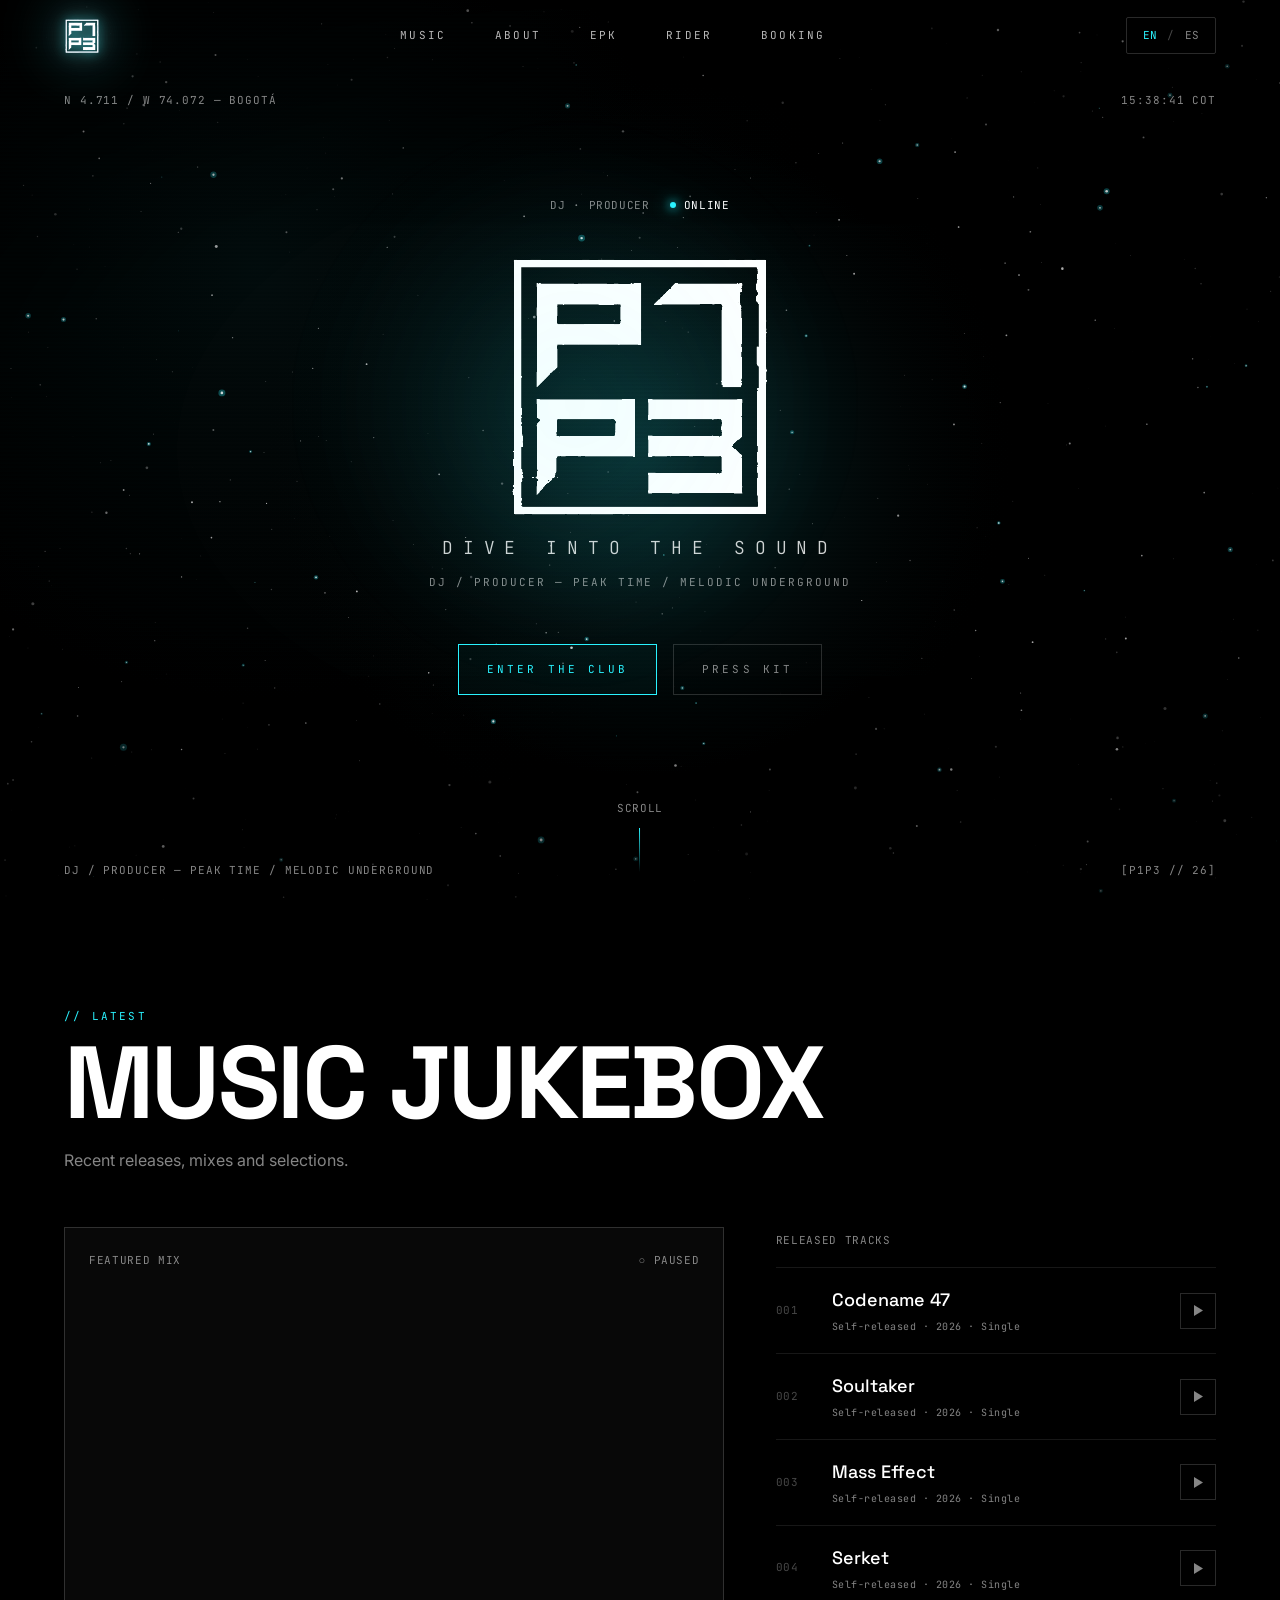
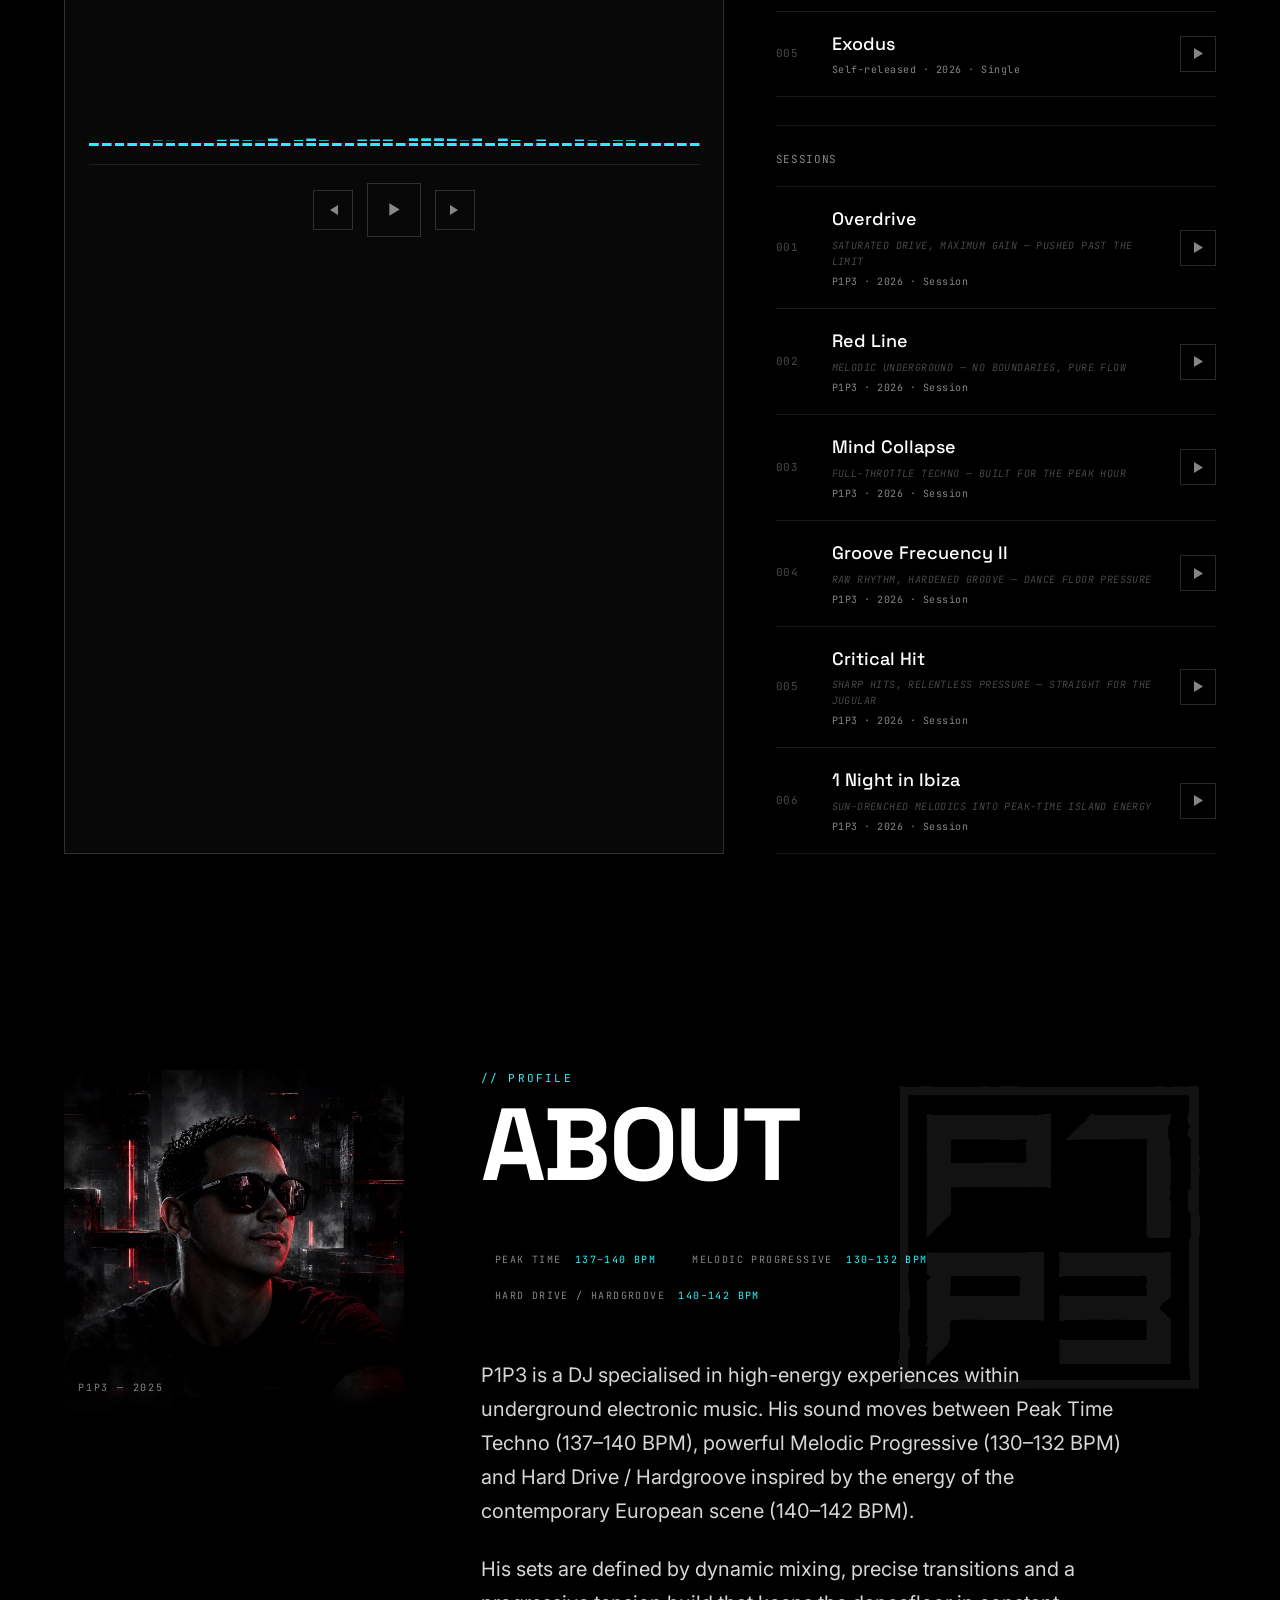
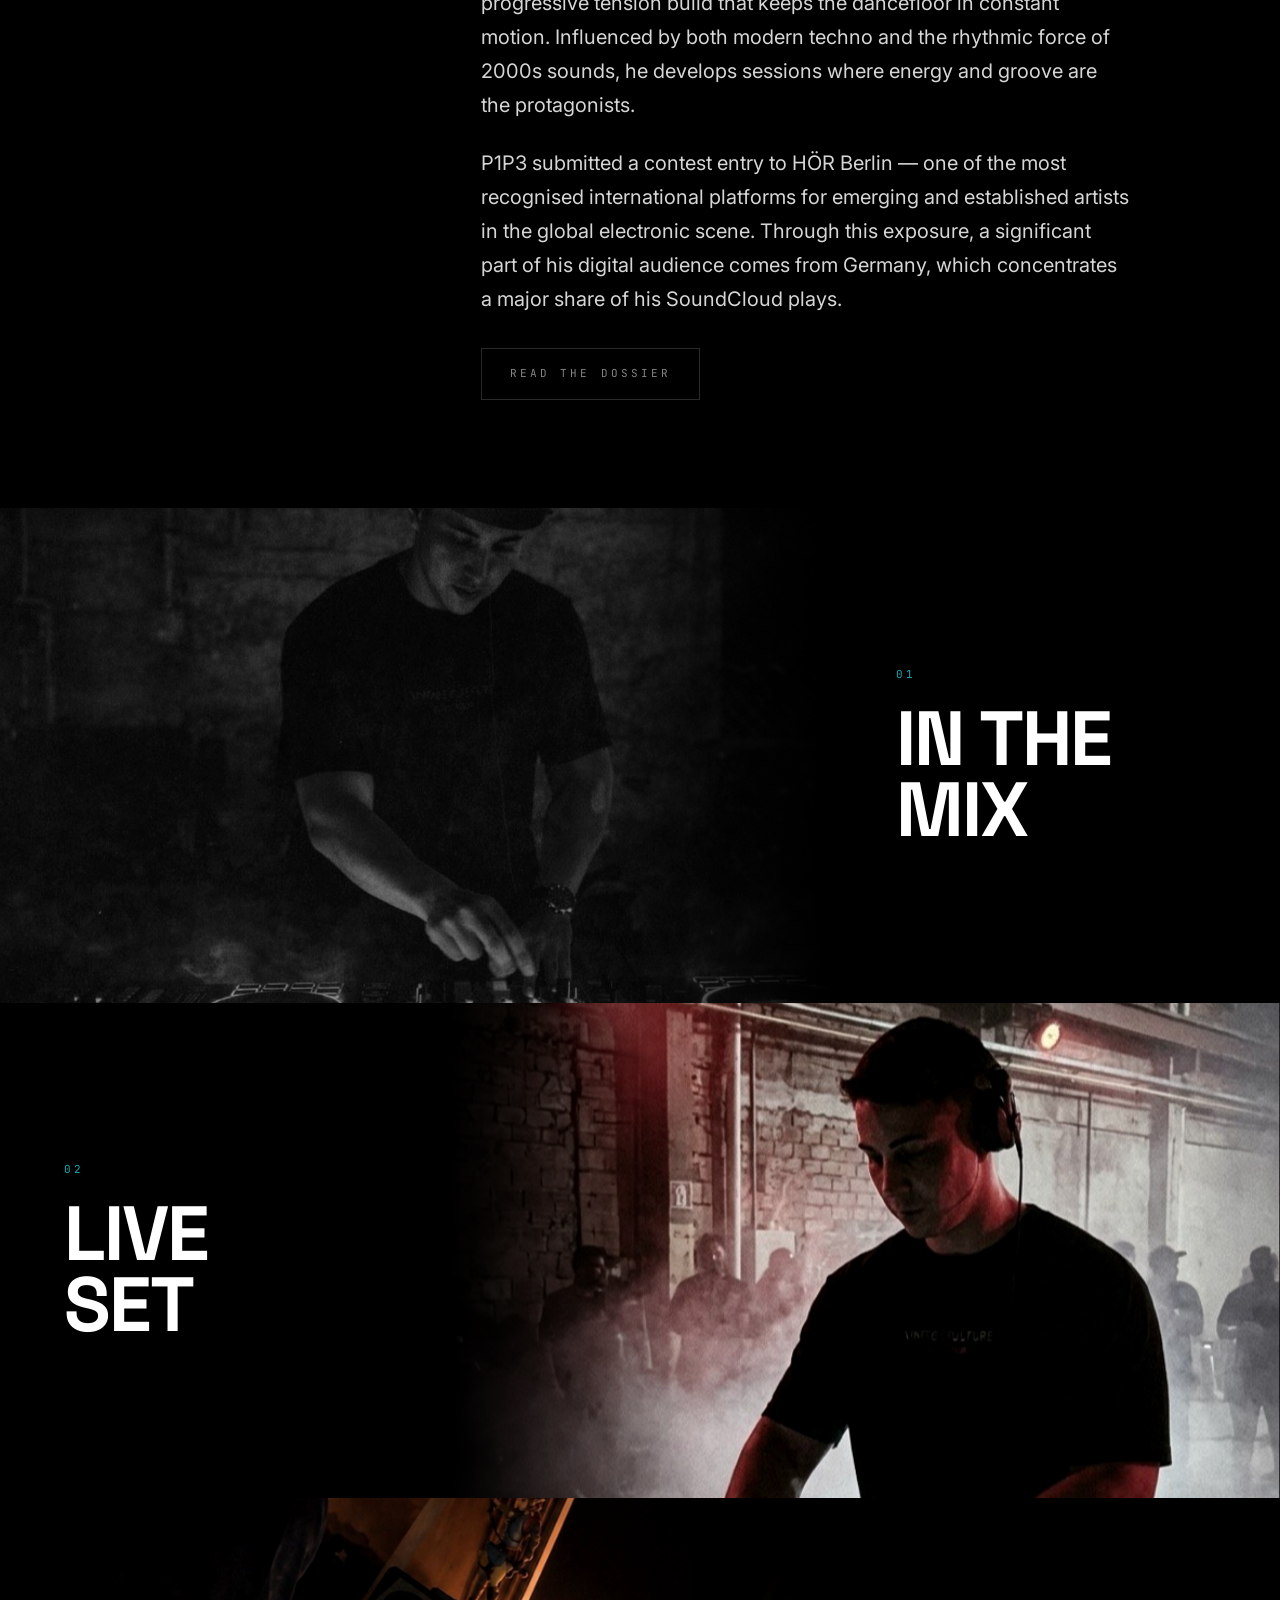
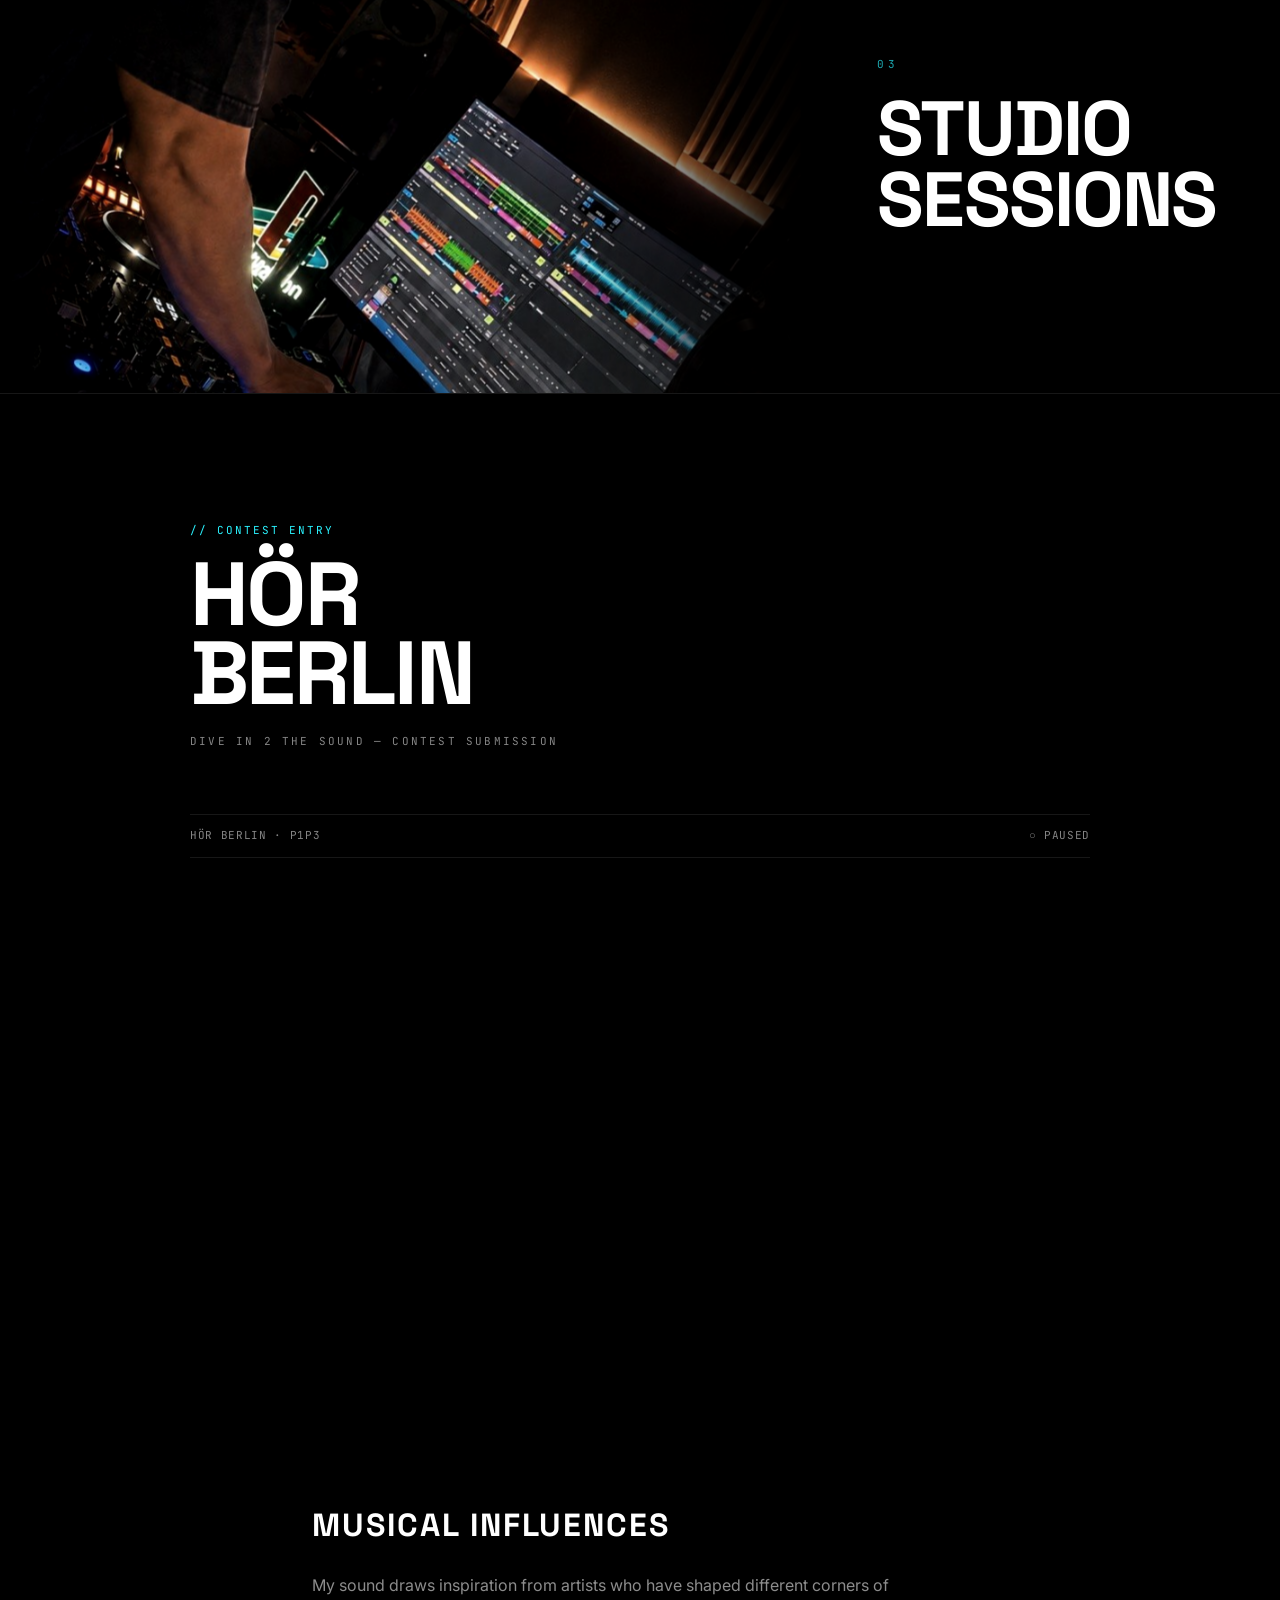
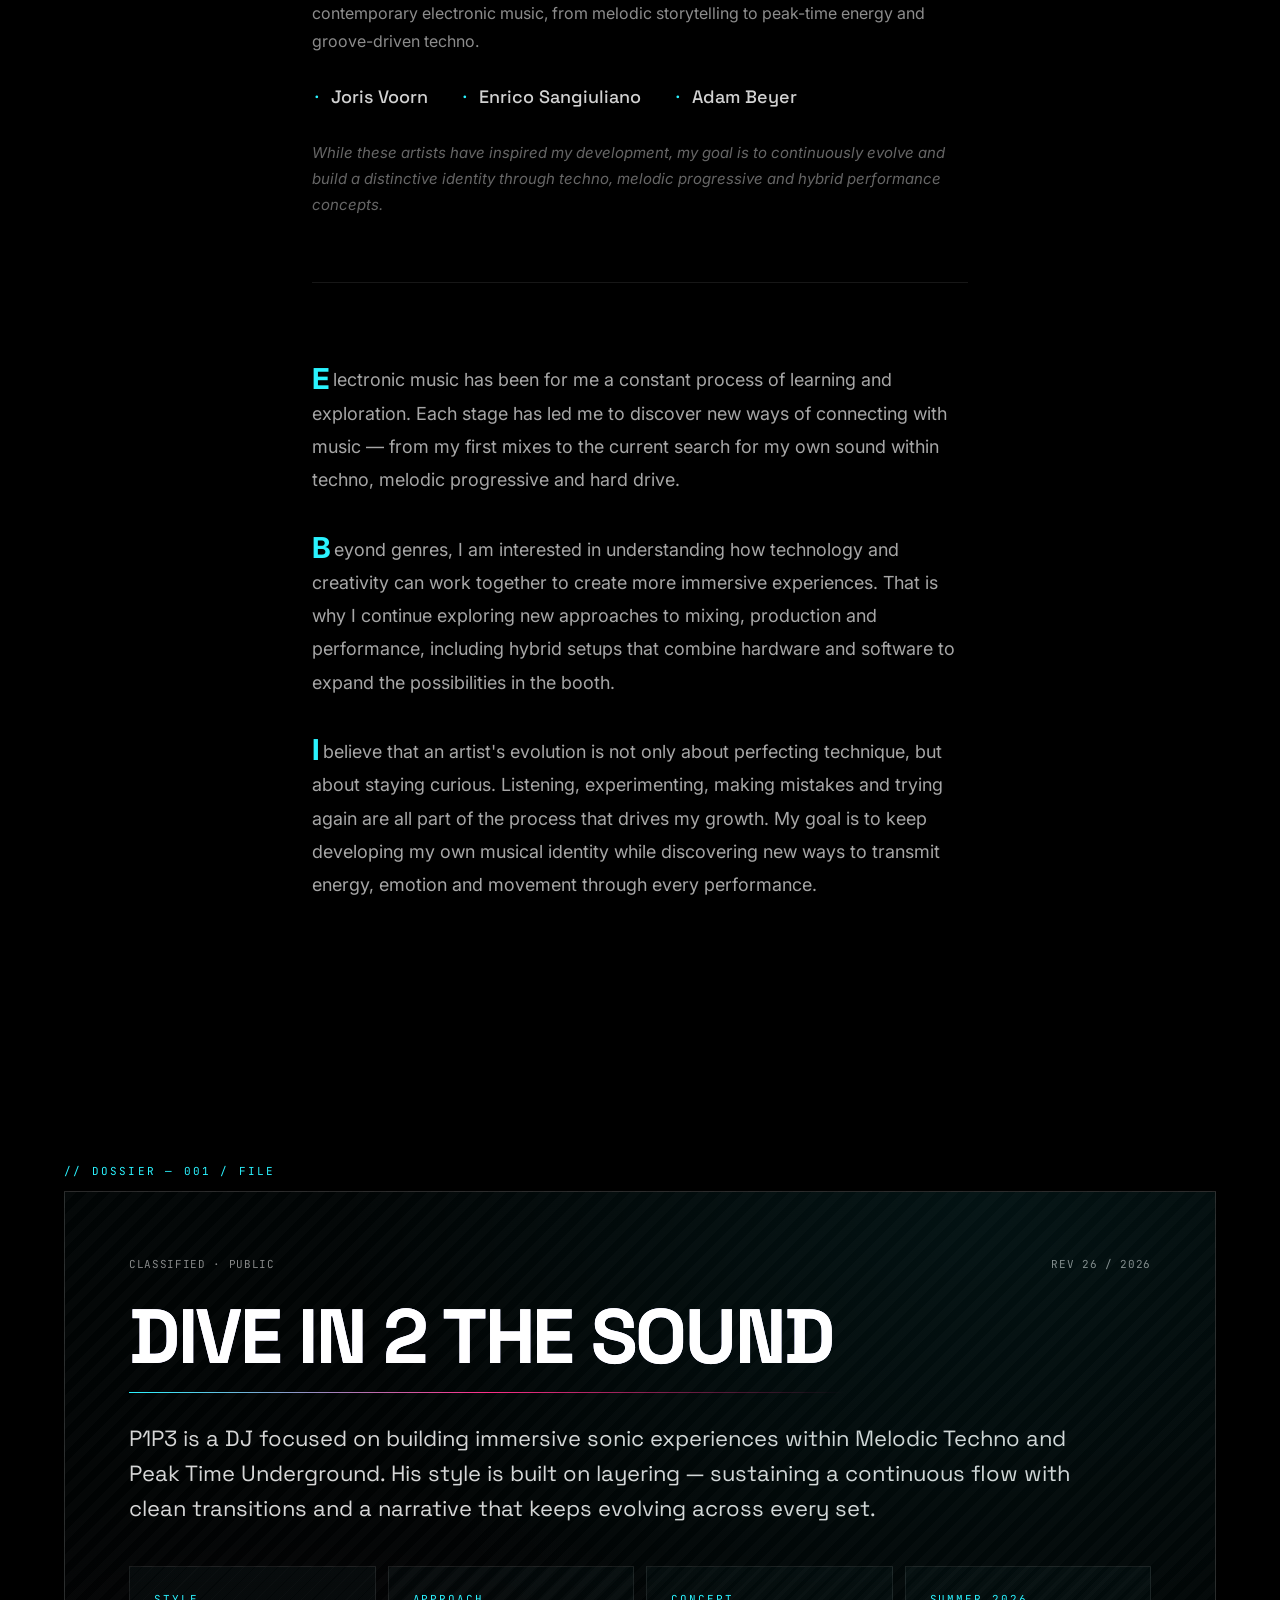
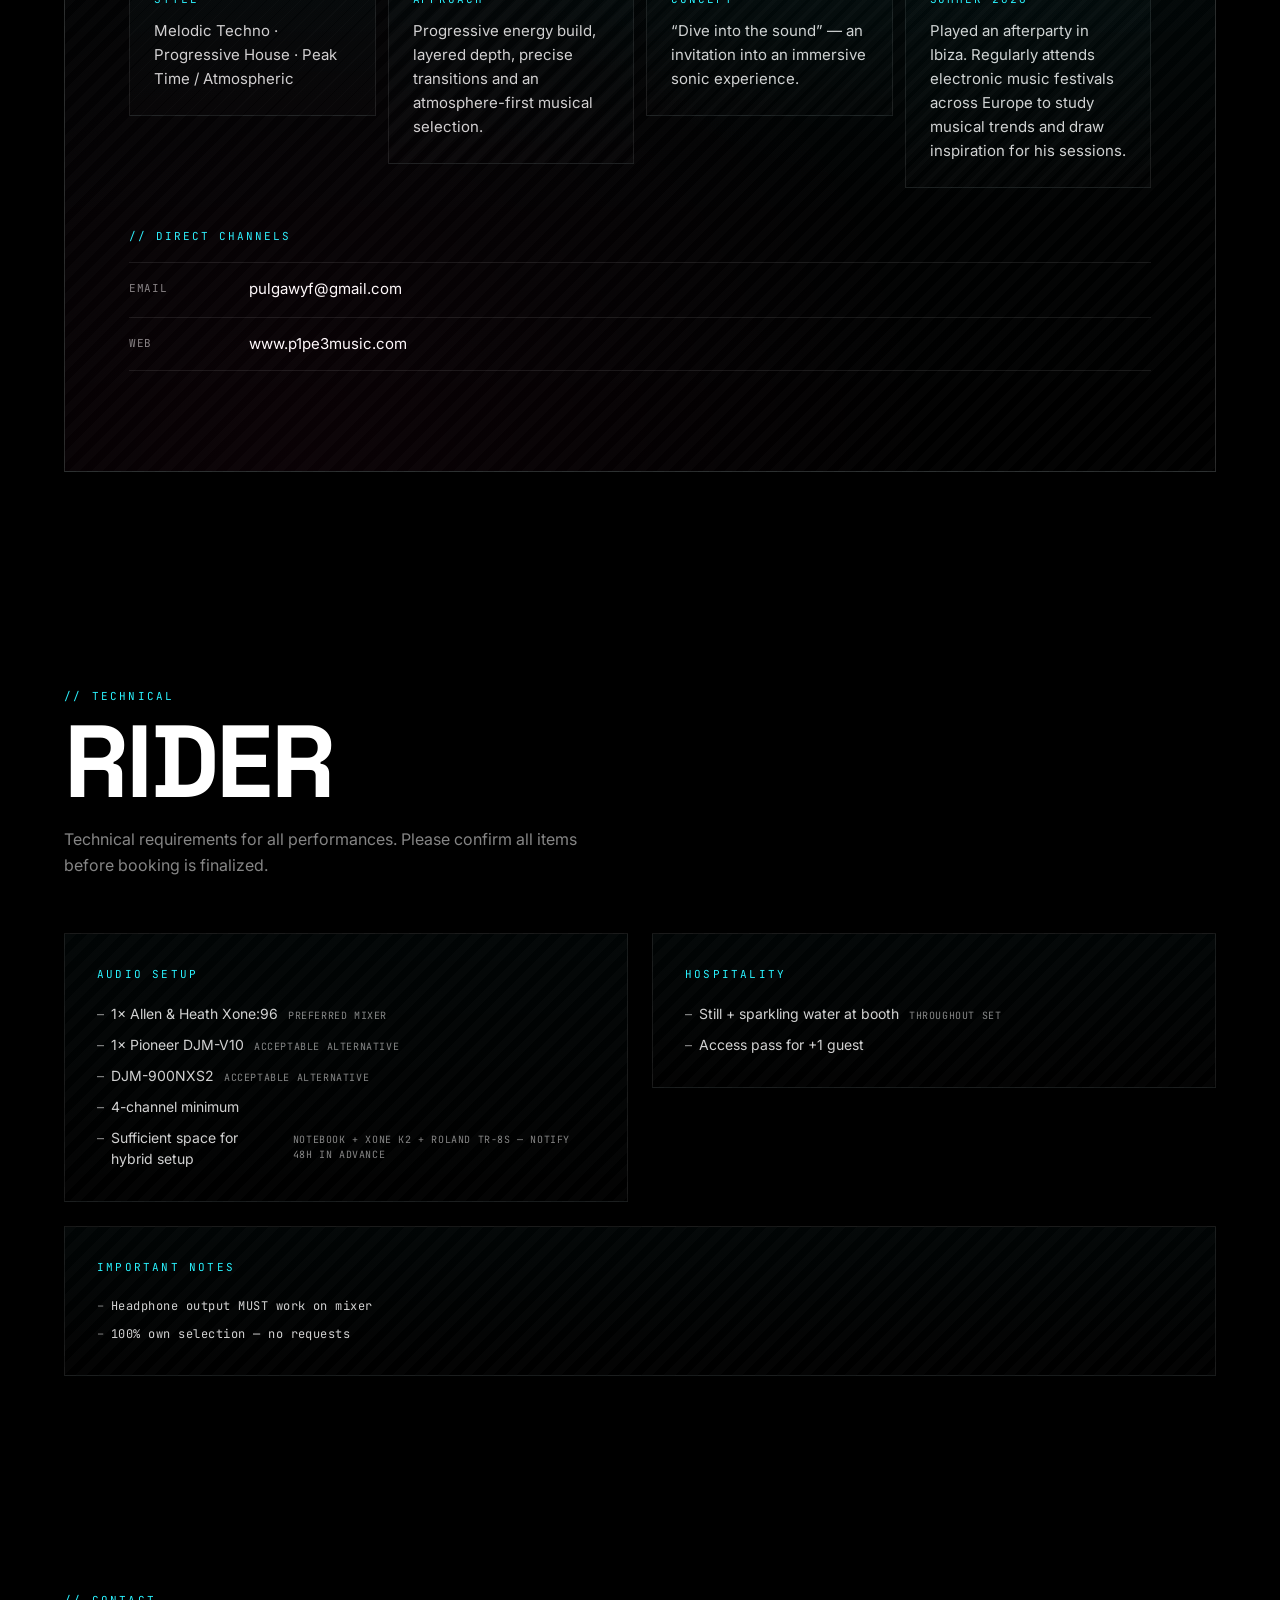
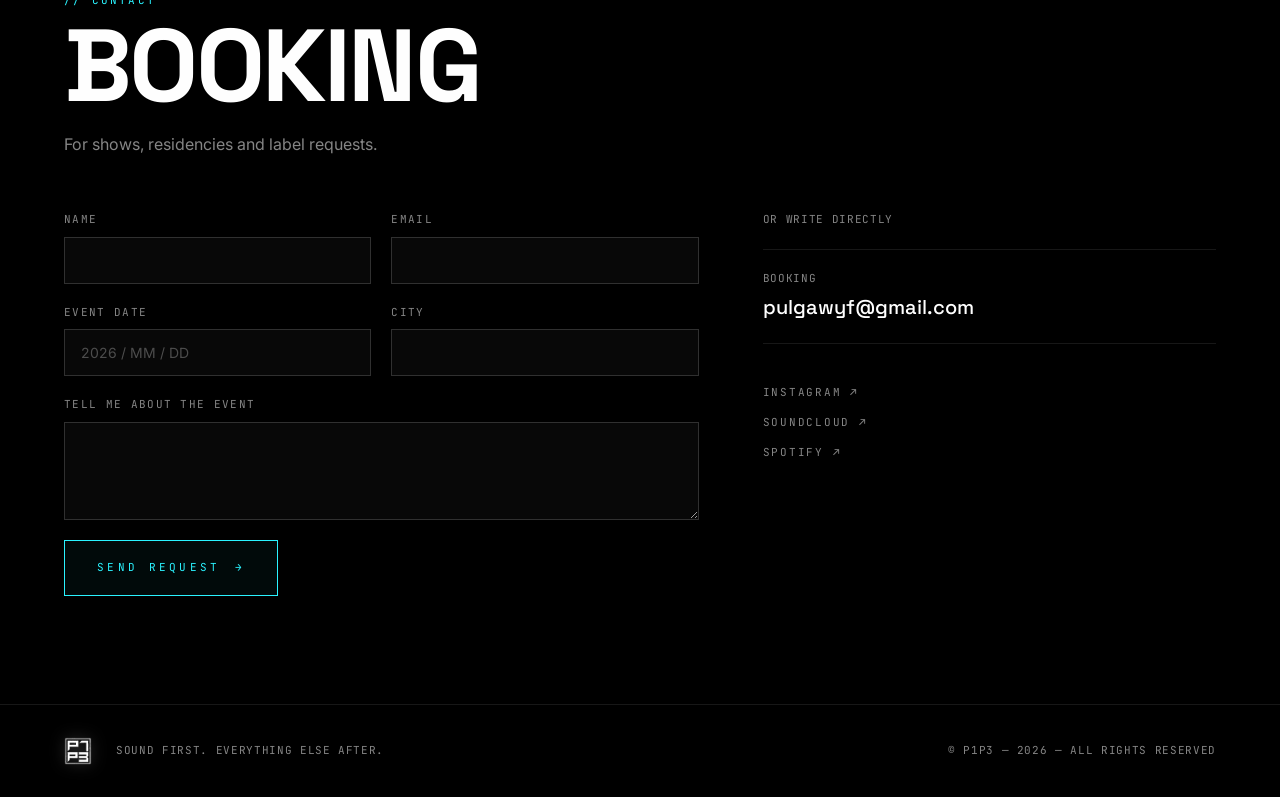
<file: index.html>
<!DOCTYPE html>
<html lang="en">
<head>
  <meta charset="UTF-8" />
  <meta name="viewport" content="width=device-width, initial-scale=1.0, maximum-scale=1" />
  <title>P1P3 — Dive into the Sound</title>
  <meta name="description" content="P1P3 — DJ & Producer. Dark Techno, Melodic & Industrial. Booking, EPK, Technical Rider." />
  <meta property="og:title" content="P1P3 — Dive into the Sound" />
  <meta property="og:description" content="DJ & Producer. Dark Techno, Melodic & Industrial." />
  <meta property="og:image" content="assets/opengraph.jpg" />
  <meta property="og:type" content="website" />
  <meta name="twitter:card" content="summary_large_image" />

  <link rel="icon" type="image/jpeg" href="assets/favicon.jpg" />

  <!-- Google Analytics -->
  <script async src="https://www.googletagmanager.com/gtag/js?id=G-VWQLJXHLVN"></script>
  <script>
    window.dataLayer = window.dataLayer || [];
    function gtag(){dataLayer.push(arguments);}
    gtag('js', new Date());
    gtag('config', 'G-VWQLJXHLVN');
  </script>
  <link rel="preconnect" href="https://fonts.googleapis.com" />
  <link rel="preconnect" href="https://fonts.gstatic.com" crossorigin />
  <link href="https://fonts.googleapis.com/css2?family=Space+Grotesk:wght@400;500;600;700&family=JetBrains+Mono:wght@300;400;500&family=Inter:wght@400;500&display=swap" rel="stylesheet" />

  <link rel="stylesheet" href="styles.css?v=20260608w" />
</head>
<body>

  <!-- Fixed background layers -->
  <canvas id="bg-canvas" class="bg-canvas" aria-hidden="true"></canvas>
  <div class="vignette" aria-hidden="true"></div>
  <div class="noise" aria-hidden="true"></div>
  <div class="scanline" aria-hidden="true"></div>
  <div class="scroll-progress" id="scroll-progress" aria-hidden="true"></div>

  <!-- Nav -->
  <header class="nav" id="nav">
    <a href="#" class="nav-brand" aria-label="P1P3 — home">
      <div class="logo-mark is-glow" style="width:36px;height:36px;">
        <img src="assets/p1p3-logo-clean.png" alt="P1P3" class="logo-img logo-cyan" />
        <img src="assets/p1p3-logo-clean.png" alt="" aria-hidden="true" class="logo-img logo-magenta" />
        <img src="assets/p1p3-logo-clean.png" alt="" aria-hidden="true" class="logo-img logo-white" />
      </div>
    </a>

    <nav class="nav-links" aria-label="Main navigation">
      <a href="#music"   class="nav-link" data-key="music">MUSIC</a>
      <a href="#about"   class="nav-link" data-key="about">ABOUT</a>
      <a href="#dossier" class="nav-link" data-key="dossier">EPK</a>
      <a href="#rider"   class="nav-link" data-key="rider">RIDER</a>
      <a href="#booking" class="nav-link" data-key="booking">BOOKING</a>
    </nav>

    <div class="nav-right">
      <div class="lang-toggle" aria-label="Language">
        <button class="lang-btn is-active" data-lang="en" aria-label="English">EN</button>
        <span class="lang-sep">/</span>
        <button class="lang-btn" data-lang="es" aria-label="Español">ES</button>
      </div>
      <button class="nav-menu-btn" aria-label="Open menu" aria-expanded="false">
        <span></span><span></span><span></span>
      </button>
    </div>
  </header>

  <!-- Mobile overlay -->
  <div class="mobile-overlay" id="mobile-overlay" role="dialog" aria-modal="true" aria-label="Navigation menu">
    <nav aria-label="Mobile navigation">
      <a href="#music"   class="mobile-nav-link" data-key="music">MUSIC</a>
      <a href="#about"   class="mobile-nav-link" data-key="about">ABOUT</a>
      <a href="#dossier" class="mobile-nav-link" data-key="dossier">EPK</a>
      <a href="#rider"   class="mobile-nav-link" data-key="rider">RIDER</a>
      <a href="#booking" class="mobile-nav-link" data-key="booking">BOOKING</a>
    </nav>
    <div class="mobile-nav-lang">
      <button class="mobile-lang-btn is-active" data-lang="en">EN</button>
      <span class="lang-sep">/</span>
      <button class="mobile-lang-btn" data-lang="es">ES</button>
    </div>
  </div>

  <main>

    <!-- ── HERO ─────────────────────────────────────────────────── -->
    <section id="hero" class="section hero">

      <!-- Corner metadata (absolute positioned) -->
      <div class="hero-meta hero-tl" aria-hidden="true">N 4.711 / W 74.072 — BOGOTÁ</div>
      <div class="hero-meta hero-tr" aria-hidden="true">
        <span id="hero-clock">00:00:00 CET</span>
      </div>

      <!-- Mouse-follow glow -->
      <div id="hero-glow" aria-hidden="true" style="
        position:absolute;pointer-events:none;z-index:3;
        width:600px;height:600px;
        border-radius:50%;
        background:radial-gradient(circle, rgba(42,243,255,0.07) 0%, transparent 65%);
        transform:translate(-50%,-50%);
        left:50%;top:50%;
        filter:blur(30px);
        transition:none;
      "></div>

      <div class="hero-inner">
        <!-- Eyebrow -->
        <div class="hero-eyebrow">
          <span class="mono dim">DJ · PRODUCER</span>
          <span class="hero-status">
            <span class="status-dot" aria-hidden="true"></span>
            <span class="mono" id="hero-status">ONLINE</span>
          </span>
        </div>

        <!-- Name / Logo -->
        <div class="hero-logo-glitch" aria-label="P1P3">
          <img src="assets/p1p3-logo-clean.png" alt="P1P3" class="hero-logo-img" />
        </div>

        <!-- Tagline -->
        <div class="hero-tagline" id="hero-tagline">DIVE INTO THE SOUND</div>
        <div class="hero-caption mono" id="hero-caption">DJ / PRODUCER — PEAK TIME / MELODIC UNDERGROUND</div>

        <!-- CTAs -->
        <div class="hero-actions">
          <a href="#music" class="btn btn-primary" id="hero-cta">
            <span>ENTER THE CLUB</span>
            <span aria-hidden="true">↓</span>
          </a>
          <a href="#about" class="btn btn-ghost" id="hero-presskit">
            PRESS KIT
          </a>
        </div>
      </div>

      <!-- Scroll indicator -->
      <div class="hero-scroll" aria-hidden="true">
        <span class="mono dim" id="hero-scroll-lbl">SCROLL</span>
        <span class="scroll-line"></span>
      </div>

      <div class="hero-meta hero-bl" aria-hidden="true" id="hero-caption-bl">DJ / PRODUCER — PEAK TIME / MELODIC UNDERGROUND</div>
      <div class="hero-meta hero-br" aria-hidden="true">[P1P3 // 26]</div>
    </section>

    <!-- ── MUSIC ─────────────────────────────────────────────────── -->
    <section id="music" class="section music">
      <div class="section-header reveal">
        <div class="section-label mono" id="music-label">// LATEST</div>
        <h2 class="section-title" id="music-title">MUSIC</h2>
        <p class="section-sub" id="music-sub">Recent releases, mixes and selections.</p>
      </div>

      <div class="music-grid">
        <div class="player reveal">
          <div class="player-head">
            <span class="mono dim" id="player-label">FEATURED MIX</span>
            <span class="mono dim" id="player-status">○ PAUSED</span>
          </div>
          <iframe
            id="sc-iframe"
            class="player-iframe"
            title="P1P3 — Overdrive"
            width="100%" height="360"
            scrolling="no" frameborder="no" allow="autoplay"
            src="https://w.soundcloud.com/player/?url=https%3A%2F%2Fsoundcloud.com%2Fpipe-778963801%2Foverdrive&color=%232AF3FF&auto_play=true&hide_related=true&show_comments=false&show_user=true&show_reposts=false&show_teaser=false&visual=true"
          ></iframe>
          <div class="player-foot">
            <div class="waveform" id="waveform" aria-hidden="true"></div>
          </div>
          <div class="player-controls" id="player-controls">
            <button class="player-ctrl-btn" id="sc-prev" type="button" aria-label="Previous track">
              <svg width="14" height="14" viewBox="0 0 14 14" aria-hidden="true"><path d="M3 2v10M12 2L4 7l8 5Z" fill="currentColor"/></svg>
            </button>
            <button class="player-ctrl-btn player-ctrl-btn--main" id="sc-playpause" type="button" aria-label="Play">
              <svg class="icon-play" width="15" height="15" viewBox="0 0 13 13" aria-hidden="true"><path d="M2 1L11 6.5L2 12Z" fill="currentColor"/></svg>
              <svg class="icon-pause" width="15" height="15" viewBox="0 0 13 13" aria-hidden="true"><path d="M2 1h3.2v11H2zM7.8 1H11v11H7.8z" fill="currentColor"/></svg>
            </button>
            <button class="player-ctrl-btn" id="sc-next" type="button" aria-label="Next track">
              <svg width="14" height="14" viewBox="0 0 14 14" aria-hidden="true"><path d="M11 2v10M2 2l8 5-8 5Z" fill="currentColor"/></svg>
            </button>
          </div>
        </div>

        <div class="releases reveal">
          <div class="releases-head">
            <span class="mono dim" id="releases-label">RELEASES</span>
          </div>
          <ul class="release-list" id="release-list">
            <!-- rendered by JS -->
          </ul>

          <!-- SESSIONS -->
          <div class="releases-head releases-head--sessions">
            <span class="mono dim" id="sessions-label">SESSIONS</span>
          </div>
          <ul class="release-list" id="session-list">
            <!-- rendered by JS -->
          </ul>
        </div>
      </div>
    </section>

    <!-- ── ABOUT ─────────────────────────────────────────────────── -->
    <section id="about" class="section about">
      <div class="about-two-col">

        <!-- Columna izquierda: foto artista -->
        <div class="about-portrait reveal-left">
          <img src="assets/photo-artist.jpg" alt="P1P3" class="about-portrait-img" />
          <div class="about-portrait-overlay"></div>
          <span class="about-portrait-tag mono">P1P3 — 2025</span>
        </div>

        <!-- Columna derecha: texto -->
        <div class="about-text-col">
          <div class="section-header reveal">
            <div class="section-label mono" id="about-label">// PROFILE</div>
            <h2 class="section-title" id="about-title">ABOUT</h2>
          </div>

          <div class="about-tags reveal">
            <span class="about-tag mono">PEAK TIME <em>137–140 BPM</em></span>
            <span class="about-tag mono">MELODIC PROGRESSIVE <em>130–132 BPM</em></span>
            <span class="about-tag mono">HARD DRIVE / HARDGROOVE <em>140–142 BPM</em></span>
          </div>

          <div class="about-body">
            <p class="about-bio reveal" id="about-bio1">P1P3 is a DJ specialised in high-energy experiences within underground electronic music. His sound moves between Peak Time Techno (137–140 BPM), powerful Melodic Progressive (130–132 BPM) and Hard Drive / Hardgroove inspired by the energy of the contemporary European scene (140–142 BPM).</p>
            <p class="about-bio reveal" id="about-bio2">His sets are defined by dynamic mixing, precise transitions and a progressive tension build that keeps the dancefloor in constant motion. Influenced by both modern techno and the rhythmic force of 2000s sounds, he develops sessions where energy and groove are the protagonists.</p>
            <p class="about-bio reveal" id="about-bio3">P1P3 has featured on the international platform HÖR Berlin — one of the most recognised showcases for emerging and established artists in the global electronic scene. Through this exposure, a significant part of his digital audience comes from Germany, which concentrates a major share of his SoundCloud plays.</p>

            <div class="about-actions reveal">
              <a href="#dossier" class="btn btn-ghost" id="about-epk-btn">READ THE DOSSIER</a>
            </div>
          </div>
        </div><!-- /about-text-col -->

      </div><!-- /about-two-col -->

      <!-- Logo marca de agua: absoluto, alineado con la foto a la derecha -->
      <img src="assets/p1p3-logo-clean.png" alt="" class="about-bg-logo" aria-hidden="true" />
    </section>

    <!-- ── PHOTO GALLERY ──────────────────────────────────────────── -->
    <section class="photo-strip" aria-label="P1P3 live photos">

      <!-- Fila 1: imagen izquierda (65%) · texto derecha (35%) -->
      <div class="ps-row ps-row--left">
        <div class="ps-img-wrap">
          <img src="assets/photo-dj-bw.jpg" alt="P1P3 live set" class="ps-img" />
        </div>
        <div class="ps-text">
          <span class="ps-num mono">01</span>
          <h3 class="ps-title">IN THE<br>MIX</h3>
        </div>
      </div>

      <!-- Fila 2: texto izquierda (35%) · imagen derecha (65%) -->
      <div class="ps-row ps-row--right">
        <div class="ps-text">
          <span class="ps-num mono">02</span>
          <h3 class="ps-title">LIVE<br>SET</h3>
        </div>
        <div class="ps-img-wrap">
          <img src="assets/photo-dj-live.jpg" alt="P1P3 live" class="ps-img" />
        </div>
      </div>

      <!-- Fila 3: imagen izquierda (65%) · texto derecha (35%) -->
      <div class="ps-row ps-row--left">
        <div class="ps-img-wrap">
          <img src="assets/photo-studio.jpg" alt="P1P3 studio session" class="ps-img ps-img--portrait" />
        </div>
        <div class="ps-text">
          <span class="ps-num mono">03</span>
          <h3 class="ps-title">STUDIO<br>SESSIONS</h3>
        </div>
      </div>

    </section>

    <!-- ── HÖR BERLIN FEATURE ───────────────────────────────────────── -->
    <section class="hor-feature">
      <div class="hor-inner">
        <div class="hor-header reveal">
          <span class="mono hor-badge">// CONTEST ENTRY</span>
          <h2 class="hor-title">HÖR<br>BERLIN</h2>
          <p class="hor-sub mono">DIVE IN 2 THE SOUND — CONTEST SUBMISSION</p>
        </div>
        <div class="hor-player reveal">
          <div class="player-head">
            <span class="mono dim">HÖR BERLIN · P1P3</span>
            <span class="mono dim">○ PAUSED</span>
          </div>
          <iframe
            class="player-iframe"
            title="P1P3 — Dive In 2 The Sound @ HÖR Berlin"
            width="100%" height="360"
            scrolling="no" frameborder="no" allow="autoplay"
            src="https://w.soundcloud.com/player/?url=https%3A%2F%2Fsoundcloud.com%2Fpipe-778963801%2Fdivein2thesound4&color=%232AF3FF&auto_play=false&hide_related=true&show_comments=false&show_user=true&show_reposts=false&show_teaser=false&visual=true"
          ></iframe>
        </div>
      </div>
    </section>

    <!-- ── ARTIST STATEMENT ─────────────────────────────────────────── -->
    <section class="artist-statement">
      <div class="statement-inner">
        <div class="influences-block reveal">
          <h3 class="influences-title" id="influences-title"></h3>
          <p class="influences-intro" id="influences-intro"></p>
          <ul class="influences-list" id="influences-list"></ul>
          <p class="influences-outro" id="influences-outro"></p>
        </div>

        <p class="statement-p" id="statement1"></p>
        <p class="statement-p" id="statement2"></p>
        <p class="statement-p" id="statement3"></p>
      </div>
    </section>

    <!-- ── DOSSIER / EPK ──────────────────────────────────────────── -->
    <section id="dossier" class="section dossier">
      <div class="section-label mono reveal" id="dossier-label">// DOSSIER — 001 / FILE</div>

      <div class="dossier-frame reveal">
        <div class="dossier-topbar">
          <span class="mono dim">CLASSIFIED · PUBLIC</span>
          <span class="mono dim">REV 26 / 2026</span>
        </div>

        <h2 class="dossier-title glitch" data-text="DIVE IN 2 THE SOUND">DIVE IN 2 THE SOUND</h2>
        <div class="dossier-rule"></div>

        <p class="dossier-intro" id="dossier-intro">P1P3 is a DJ focused on building immersive sonic experiences within Melodic Techno and Peak Time Underground. His style is built on layering — sustaining a continuous flow with clean transitions and a narrative that keeps evolving across every set.</p>

        <div class="dossier-blocks" id="dossier-blocks">
          <div class="dossier-block">
            <span class="dossier-block-tag mono">STYLE</span>
            <span class="dossier-block-body">Melodic Techno · Progressive House · Peak Time / Atmospheric</span>
          </div>
          <div class="dossier-block">
            <span class="dossier-block-tag mono">APPROACH</span>
            <span class="dossier-block-body">Progressive energy build, layered depth, precise transitions and an atmosphere-first musical selection.</span>
          </div>
          <div class="dossier-block">
            <span class="dossier-block-tag mono">CONCEPT</span>
            <span class="dossier-block-body">"Dive into the sound" — an invitation into an immersive sonic experience.</span>
          </div>
          <div class="dossier-block">
            <span class="dossier-block-tag mono">SUMMER 2026</span>
            <span class="dossier-block-body">Played an afterparty in Ibiza. Regularly attends electronic music festivals across Europe to study musical trends and draw inspiration for his sessions.</span>
          </div>
        </div>

        <div class="dossier-contact">
          <div class="dossier-channels-head mono" id="dossier-channels-head">// DIRECT CHANNELS</div>
          <div class="dossier-contact-list" id="dossier-contact-list">
            <a class="dossier-contact-item" href="mailto:pulgawyf@gmail.com">
              <span class="dossier-contact-k mono">EMAIL</span>
              <span class="dossier-contact-v">pulgawyf@gmail.com</span>
            </a>
            <a class="dossier-contact-item" href="https://www.p1pe3music.com" target="_blank" rel="noopener">
              <span class="dossier-contact-k mono">WEB</span>
              <span class="dossier-contact-v">www.p1pe3music.com</span>
            </a>
          </div>
        </div>

      </div>
    </section>

    <!-- ── TECHNICAL RIDER ───────────────────────────────────────── -->
    <section id="rider" class="section rider">
      <div class="section-header reveal">
        <div class="section-label mono" id="rider-label">// TECHNICAL</div>
        <h2 class="section-title" id="rider-title">RIDER</h2>
        <p class="section-sub" id="rider-sub">Technical requirements for all performances. Please confirm all items before booking is finalized.</p>
      </div>

      <div class="rider-grid">
        <div class="rider-col" id="rider-col-1">
          <!-- AUDIO -->
          <div class="rider-block reveal">
            <div class="rider-block-tag mono">AUDIO SETUP</div>
            <ul class="rider-list">
              <li>1× Allen &amp; Heath Xone:96 <span class="rider-note-inline mono">preferred mixer</span></li>
              <li>1× Pioneer DJM-V10 <span class="rider-note-inline mono">acceptable alternative</span></li>
              <li>DJM-900NXS2 <span class="rider-note-inline mono">acceptable alternative</span></li>
              <li>4-channel minimum</li>
              <li>Hybrid setup available <span class="rider-note-inline mono">CDJs + laptop — notify 48h in advance</span></li>
            </ul>
          </div>
          <!-- MONITORING -->
          <div class="rider-block reveal">
            <div class="rider-block-tag mono">MONITORING</div>
            <ul class="rider-list">
              <li>2× Floor monitors at DJ booth <span class="rider-note-inline mono">minimum 12"</span></li>
              <li>Separate monitor mix from FOH</li>
              <li>Volume controllable from booth</li>
            </ul>
          </div>
        </div>

        <div class="rider-col" id="rider-col-2">
          <!-- STAGE -->
          <div class="rider-block reveal">
            <div class="rider-block-tag mono">STAGE &amp; POWER</div>
            <ul class="rider-list">
              <li>Booth height minimum 60cm above dancefloor</li>
              <li>DJ booth minimum depth 1.2m</li>
              <li>2× power outlets at booth <span class="rider-note-inline mono">Schuko / standard</span></li>
              <li>Dedicated lighting on DJ</li>
            </ul>
          </div>
          <!-- SOUND SYSTEM -->
          <div class="rider-block reveal">
            <div class="rider-block-tag mono">SOUND SYSTEM</div>
            <ul class="rider-list">
              <li>Minimum 110dB SPL at dancefloor center</li>
              <li>Quality subwoofer coverage required</li>
              <li>d&amp;b · L-Acoustics · Funktion-One <span class="rider-note-inline mono">or professional equivalent</span></li>
            </ul>
          </div>
          <!-- HOSPITALITY -->
          <div class="rider-block reveal">
            <div class="rider-block-tag mono">HOSPITALITY</div>
            <ul class="rider-list">
              <li>Still + sparkling water at booth throughout set</li>
              <li>Access pass for +1 guest</li>
              <li>Dinner for 2 before set <span class="rider-note-inline mono">minimum 3h prior</span></li>
              <li>Hotel or transport arranged by promoter</li>
            </ul>
          </div>
        </div>

        <!-- NOTES — full width -->
        <div class="rider-notes-row">
          <div class="rider-block rider-block-wide reveal" id="rider-notes">
            <div class="rider-block-tag mono">IMPORTANT NOTES</div>
            <ul class="rider-list rider-list-notes">
              <li>Headphone output MUST work on mixer</li>
              <li>USB ports on both CDJs must be accessible</li>
              <li>No open format — 100% own selection, no requests</li>
              <li>Soundcheck minimum 30 minutes before set</li>
              <li>No video streaming without prior written consent</li>
            </ul>
            <div class="rider-contact">
              <span class="mono dim">RIDER QUERIES ·</span>
              <a href="mailto:booking@p1p3.club" class="accent">booking@p1p3.club</a>
            </div>
          </div>
        </div>
      </div>
    </section>

    <!-- ── BOOKING ───────────────────────────────────────────────── -->
    <section id="booking" class="section booking">
      <div class="section-header reveal">
        <div class="section-label mono" id="booking-label">// CONTACT</div>
        <h2 class="section-title" id="booking-title">BOOKING</h2>
        <p class="section-sub" id="booking-sub">For shows, residencies and label requests.</p>
      </div>

      <div class="booking-grid">
        <form class="booking-form reveal" id="booking-form" novalidate>
          <div class="form-row">
            <label class="form-field">
              <span class="form-label mono" id="field-name-el">Name</span>
              <input type="text" name="name" required autocomplete="name" />
            </label>
            <label class="form-field">
              <span class="form-label mono" id="field-email-el">Email</span>
              <input type="email" name="email" required autocomplete="email" />
            </label>
          </div>
          <div class="form-row">
            <label class="form-field">
              <span class="form-label mono" id="field-date-el">Event date</span>
              <input type="text" name="date" placeholder="2026 / MM / DD" />
            </label>
            <label class="form-field">
              <span class="form-label mono" id="field-city-el">City</span>
              <input type="text" name="city" autocomplete="off" />
            </label>
          </div>
          <label class="form-field">
            <span class="form-label mono" id="field-message-el">Tell me about the event</span>
            <textarea name="message" rows="4"></textarea>
          </label>
          <button type="submit" class="form-send" id="form-send-btn">
            <span id="form-send-txt">SEND REQUEST</span>
            <span class="form-send-arrow" aria-hidden="true">→</span>
          </button>
        </form>

        <aside class="booking-aside reveal">
          <div class="mono dim aside-head" id="aside-head">Or write directly</div>
          <a class="direct-link" href="mailto:pulgawyf@gmail.com">
            <span class="mono dim">BOOKING</span>
            <span class="direct-email" id="booking-email">pulgawyf@gmail.com</span>
          </a>
          <div class="aside-socials">
            <a href="https://www.instagram.com/p1p3music" target="_blank" rel="noopener" class="social-link">INSTAGRAM ↗</a>
            <a href="https://soundcloud.com/pipe-778963801" target="_blank" rel="noopener" class="social-link">SOUNDCLOUD ↗</a>
            <a href="https://open.spotify.com/artist/2ihF9MPjlqrJknwHDWohOV" target="_blank" rel="noopener" class="social-link">SPOTIFY ↗</a>
          </div>
        </aside>
      </div>
    </section>

  </main>

  <!-- Footer -->
  <footer class="site-footer">
    <div class="footer-inner">
      <div class="logo-mark" style="width:28px;height:28px;">
        <img src="assets/p1p3-logo-clean.png" alt="P1P3" class="logo-img logo-white" style="width:100%;height:100%;" />
      </div>
      <span class="mono dim footer-built" id="footer-built">Sound first. Everything else after.</span>
      <span class="mono dim" id="footer-copy">© P1P3 — 2026 — ALL RIGHTS RESERVED</span>
    </div>
  </footer>

  <!-- SoundCloud Widget API -->
  <script src="https://w.soundcloud.com/player/api.js" defer></script>

  <!-- GSAP -->
  <script defer src="lib/gsap.min.js?v=20260607"></script>
  <script defer src="lib/ScrollTrigger.min.js?v=20260607"></script>

  <!-- Site -->
  <script defer src="content.js?v=20260608r"></script>
  <script defer src="main.js?v=20260608m"></script>

</body>
</html>
</file>
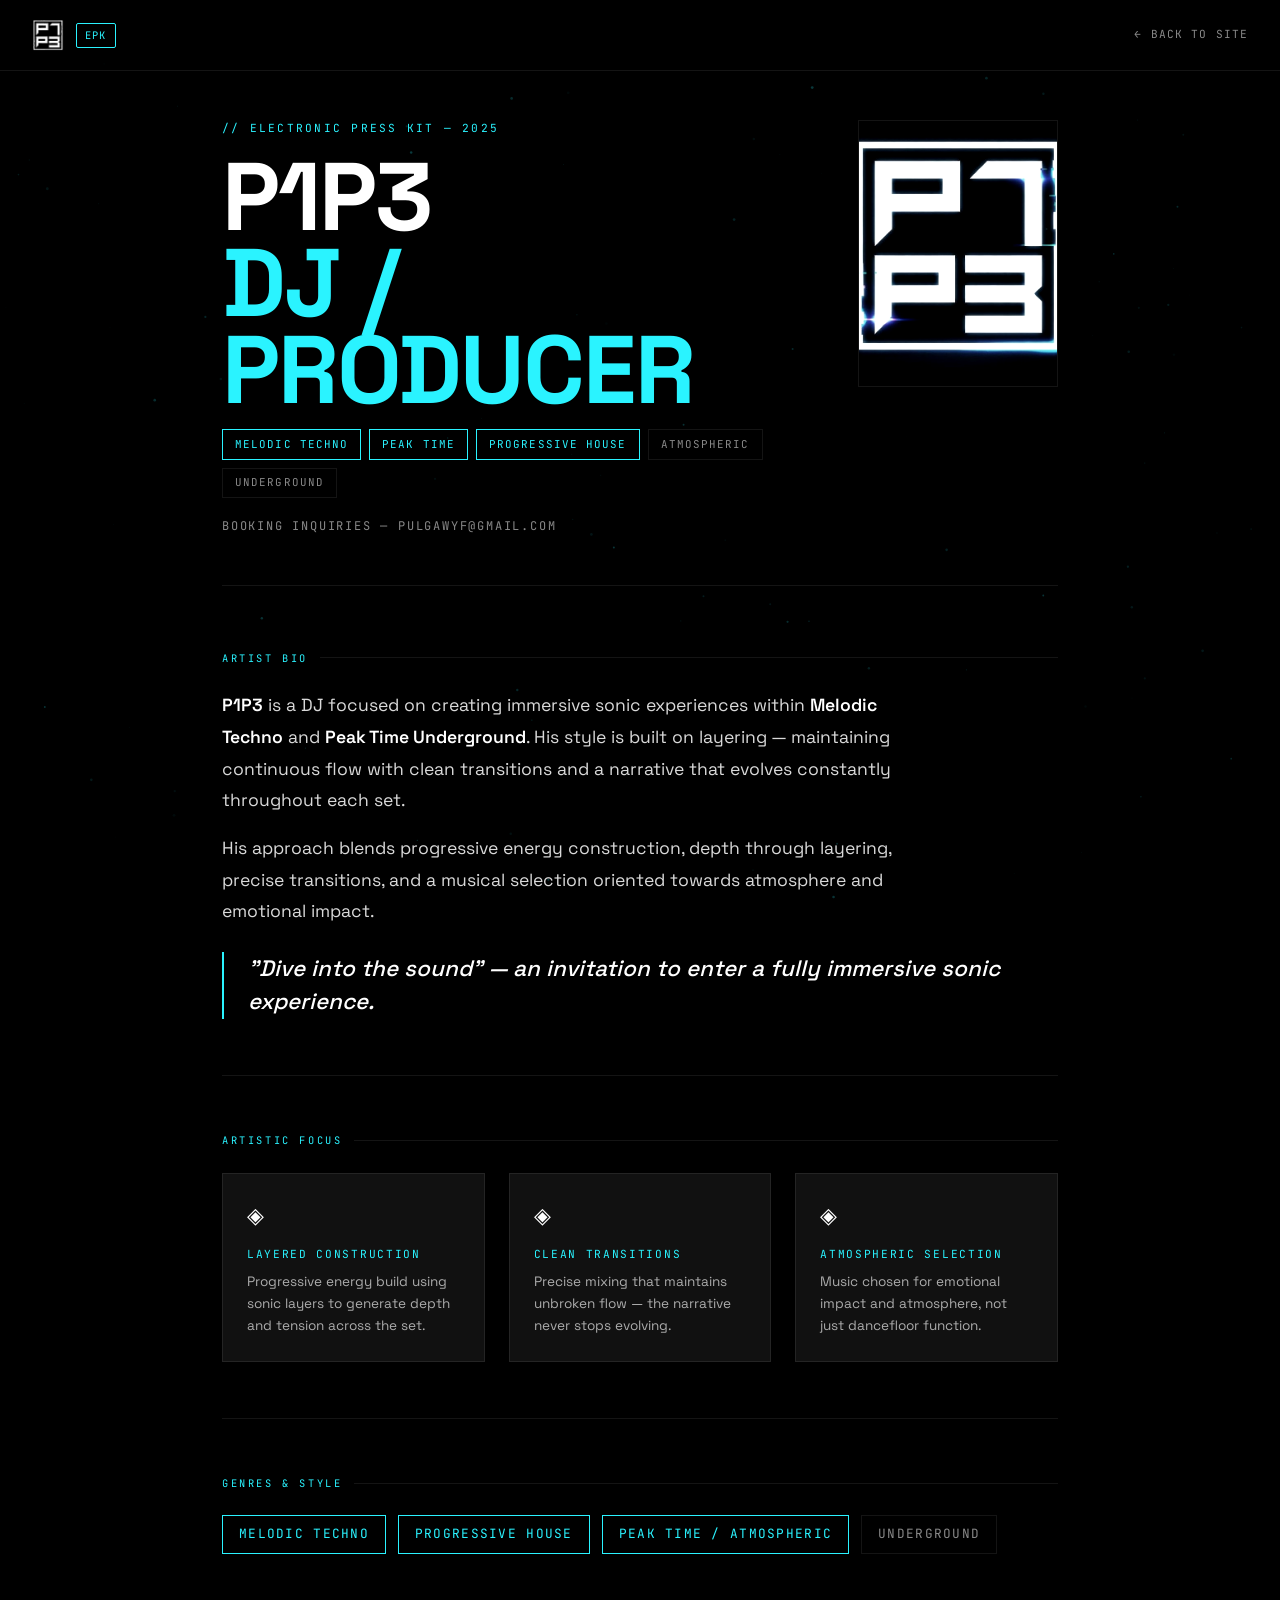
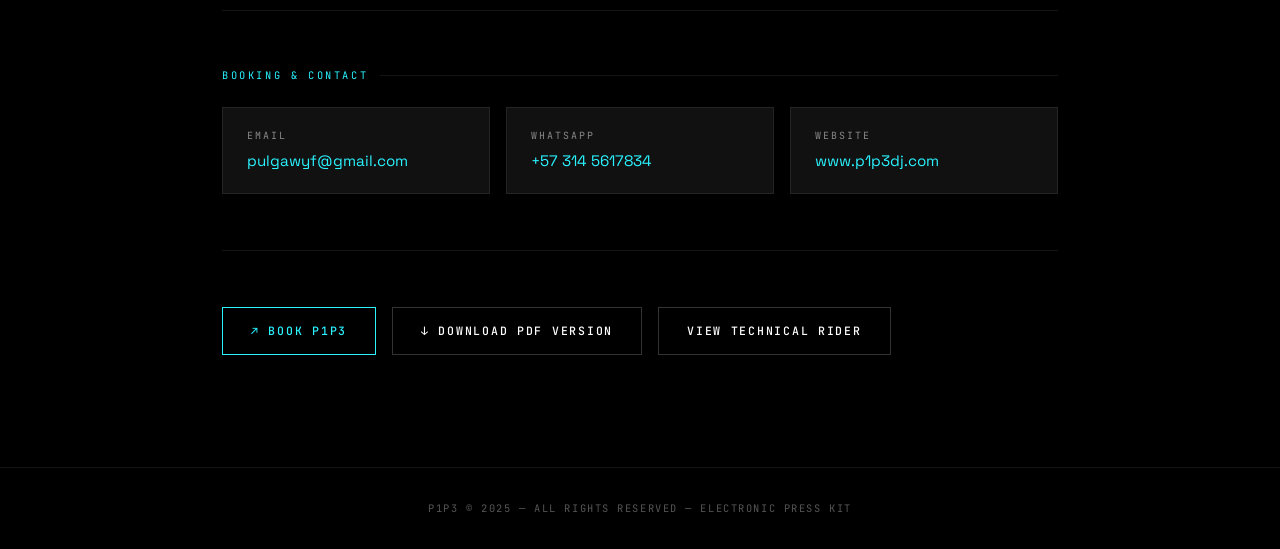
<file: epk.html>
<!DOCTYPE html>
<html lang="en">
<head>
  <meta charset="UTF-8" />
  <meta name="viewport" content="width=device-width, initial-scale=1.0" />
  <title>P1P3 — Electronic Press Kit</title>
  <meta name="description" content="P1P3 Electronic Press Kit — DJ / Producer. Melodic Techno, Peak Time Underground." />
  <link rel="icon" type="image/svg+xml" href="assets/favicon.svg" />
  <link rel="preconnect" href="https://fonts.googleapis.com" />
  <link rel="preconnect" href="https://fonts.gstatic.com" crossorigin />
  <link href="https://fonts.googleapis.com/css2?family=Space+Grotesk:wght@300;400;500;600;700&family=JetBrains+Mono:wght@400;500&display=swap" rel="stylesheet" />
  <style>
    *, *::before, *::after { box-sizing: border-box; margin: 0; padding: 0; }

    :root {
      --bg: #000000;
      --surface: #0a0a0a;
      --surface2: #111111;
      --border: rgba(255,255,255,0.08);
      --accent: #2AF3FF;
      --accent-dim: rgba(42,243,255,0.12);
      --accent-glow: rgba(42,243,255,0.25);
      --white: #ffffff;
      --gray: #888888;
      --gray2: #555555;
      --red: #FF2E44;
      --font-main: 'Space Grotesk', sans-serif;
      --font-mono: 'JetBrains Mono', monospace;
    }

    html { scroll-behavior: smooth; }

    body {
      background: var(--bg);
      color: var(--white);
      font-family: var(--font-main);
      font-size: 16px;
      line-height: 1.6;
      -webkit-font-smoothing: antialiased;
      overflow-x: hidden;
    }

    /* ── CANVAS BG ── */
    #epk-canvas {
      position: fixed;
      inset: 0;
      z-index: 0;
      pointer-events: none;
      opacity: 0.4;
    }

    /* ── NAV ── */
    .epk-nav {
      position: fixed;
      top: 0; left: 0; right: 0;
      z-index: 100;
      display: flex;
      align-items: center;
      justify-content: space-between;
      padding: 1.2rem 2rem;
      border-bottom: 1px solid var(--border);
      background: rgba(0,0,0,0.7);
      backdrop-filter: blur(12px);
    }

    .epk-nav-logo {
      display: flex;
      align-items: center;
      gap: 0.75rem;
      text-decoration: none;
      color: var(--white);
    }

    .epk-nav-logo img {
      height: 32px;
      width: auto;
    }

    .epk-nav-badge {
      font-family: var(--font-mono);
      font-size: 0.65rem;
      letter-spacing: 0.12em;
      color: var(--accent);
      border: 1px solid var(--accent);
      padding: 0.2rem 0.5rem;
      border-radius: 2px;
      text-transform: uppercase;
    }

    .epk-nav-back {
      font-family: var(--font-mono);
      font-size: 0.7rem;
      letter-spacing: 0.1em;
      color: var(--gray);
      text-decoration: none;
      text-transform: uppercase;
      transition: color 0.2s;
      display: flex;
      align-items: center;
      gap: 0.4rem;
    }

    .epk-nav-back:hover { color: var(--accent); }

    /* ── MAIN WRAPPER ── */
    .epk-wrap {
      position: relative;
      z-index: 1;
      max-width: 900px;
      margin: 0 auto;
      padding: 120px 2rem 80px;
    }

    /* ── HEADER ── */
    .epk-header {
      display: grid;
      grid-template-columns: 1fr auto;
      gap: 3rem;
      align-items: start;
      margin-bottom: 4rem;
      padding-bottom: 3rem;
      border-bottom: 1px solid var(--border);
    }

    @media (max-width: 600px) {
      .epk-header { grid-template-columns: 1fr; }
    }

    .epk-eyebrow {
      font-family: var(--font-mono);
      font-size: 0.7rem;
      letter-spacing: 0.2em;
      color: var(--accent);
      text-transform: uppercase;
      margin-bottom: 1rem;
    }

    .epk-title {
      font-size: clamp(3rem, 10vw, 6rem);
      font-weight: 700;
      letter-spacing: -0.02em;
      line-height: 0.9;
      margin-bottom: 1rem;
    }

    .epk-title span {
      display: block;
      color: var(--accent);
    }

    .epk-subtitle {
      font-family: var(--font-mono);
      font-size: 0.75rem;
      letter-spacing: 0.15em;
      color: var(--gray);
      text-transform: uppercase;
      margin-top: 1.2rem;
    }

    .epk-photo-wrap {
      width: 200px;
      flex-shrink: 0;
    }

    .epk-photo-wrap img {
      width: 100%;
      aspect-ratio: 3/4;
      object-fit: cover;
      object-position: top;
      filter: grayscale(30%) contrast(1.1);
      border: 1px solid var(--border);
    }

    @media (max-width: 600px) {
      .epk-photo-wrap { width: 140px; }
    }

    /* ── SECTIONS ── */
    .epk-section {
      margin-bottom: 3.5rem;
      padding-bottom: 3.5rem;
      border-bottom: 1px solid var(--border);
    }

    .epk-section:last-child {
      border-bottom: none;
    }

    .epk-section-label {
      font-family: var(--font-mono);
      font-size: 0.65rem;
      letter-spacing: 0.25em;
      color: var(--accent);
      text-transform: uppercase;
      margin-bottom: 1.5rem;
      display: flex;
      align-items: center;
      gap: 0.75rem;
    }

    .epk-section-label::after {
      content: '';
      flex: 1;
      height: 1px;
      background: var(--border);
    }

    .epk-bio {
      font-size: 1.1rem;
      line-height: 1.8;
      color: rgba(255,255,255,0.85);
      max-width: 680px;
    }

    .epk-bio strong {
      color: var(--white);
      font-weight: 600;
    }

    .epk-concept {
      font-size: 1.4rem;
      font-weight: 500;
      font-style: italic;
      color: var(--white);
      border-left: 2px solid var(--accent);
      padding-left: 1.5rem;
      margin-top: 1.5rem;
      line-height: 1.5;
    }

    /* ── TAGS ── */
    .epk-tags {
      display: flex;
      flex-wrap: wrap;
      gap: 0.5rem;
      margin-top: 0.5rem;
    }

    .epk-tag {
      font-family: var(--font-mono);
      font-size: 0.68rem;
      letter-spacing: 0.1em;
      text-transform: uppercase;
      padding: 0.35rem 0.75rem;
      border: 1px solid var(--border);
      color: var(--gray);
      transition: border-color 0.2s, color 0.2s;
    }

    .epk-tag.accent {
      border-color: var(--accent);
      color: var(--accent);
    }

    /* ── PILLARS GRID ── */
    .epk-pillars {
      display: grid;
      grid-template-columns: repeat(auto-fit, minmax(200px, 1fr));
      gap: 1.5rem;
      margin-top: 0.5rem;
    }

    .epk-pillar {
      background: var(--surface2);
      border: 1px solid var(--border);
      padding: 1.5rem;
    }

    .epk-pillar-icon {
      font-size: 1.4rem;
      margin-bottom: 0.75rem;
    }

    .epk-pillar-title {
      font-family: var(--font-mono);
      font-size: 0.7rem;
      letter-spacing: 0.15em;
      color: var(--accent);
      text-transform: uppercase;
      margin-bottom: 0.5rem;
    }

    .epk-pillar-text {
      font-size: 0.85rem;
      color: rgba(255,255,255,0.65);
      line-height: 1.6;
    }

    /* ── CONTACT ── */
    .epk-contact-grid {
      display: grid;
      grid-template-columns: repeat(auto-fit, minmax(240px, 1fr));
      gap: 1rem;
      margin-top: 0.5rem;
    }

    .epk-contact-item {
      background: var(--surface2);
      border: 1px solid var(--border);
      padding: 1.25rem 1.5rem;
      display: flex;
      flex-direction: column;
      gap: 0.3rem;
    }

    .epk-contact-label {
      font-family: var(--font-mono);
      font-size: 0.62rem;
      letter-spacing: 0.2em;
      color: var(--gray);
      text-transform: uppercase;
    }

    .epk-contact-value {
      font-size: 0.95rem;
      color: var(--white);
      word-break: break-all;
    }

    .epk-contact-value a {
      color: var(--accent);
      text-decoration: none;
    }

    .epk-contact-value a:hover {
      text-decoration: underline;
    }

    /* ── ACTIONS ── */
    .epk-actions {
      display: flex;
      flex-wrap: wrap;
      gap: 1rem;
      margin-top: 2.5rem;
    }

    .btn {
      display: inline-flex;
      align-items: center;
      gap: 0.5rem;
      font-family: var(--font-mono);
      font-size: 0.72rem;
      font-weight: 500;
      letter-spacing: 0.15em;
      text-transform: uppercase;
      text-decoration: none;
      padding: 0.85rem 1.75rem;
      border: 1px solid;
      cursor: pointer;
      transition: background 0.2s, color 0.2s, box-shadow 0.2s;
    }

    .btn-accent {
      background: transparent;
      border-color: var(--accent);
      color: var(--accent);
    }

    .btn-accent:hover {
      background: var(--accent);
      color: #000;
      box-shadow: 0 0 20px var(--accent-glow);
    }

    .btn-ghost {
      background: transparent;
      border-color: rgba(255,255,255,0.2);
      color: var(--white);
    }

    .btn-ghost:hover {
      border-color: var(--white);
      background: rgba(255,255,255,0.05);
    }

    /* ── FOOTER ── */
    .epk-footer {
      text-align: center;
      padding: 2rem;
      font-family: var(--font-mono);
      font-size: 0.65rem;
      letter-spacing: 0.15em;
      color: var(--gray2);
      text-transform: uppercase;
      border-top: 1px solid var(--border);
      margin-top: 2rem;
    }
  </style>
</head>
<body>

<canvas id="epk-canvas"></canvas>

<!-- NAV -->
<nav class="epk-nav">
  <a href="index.html" class="epk-nav-logo">
    <img src="assets/p1p3-logo-clean.png" alt="P1P3" />
    <span class="epk-nav-badge">EPK</span>
  </a>
  <a href="index.html" class="epk-nav-back">← Back to site</a>
</nav>

<!-- MAIN -->
<main class="epk-wrap">

  <!-- HEADER -->
  <header class="epk-header">
    <div>
      <div class="epk-eyebrow">// Electronic Press Kit — 2025</div>
      <h1 class="epk-title">P1P3<span>DJ / PRODUCER</span></h1>
      <div class="epk-tags">
        <span class="epk-tag accent">Melodic Techno</span>
        <span class="epk-tag accent">Peak Time</span>
        <span class="epk-tag accent">Progressive House</span>
        <span class="epk-tag">Atmospheric</span>
        <span class="epk-tag">Underground</span>
      </div>
      <p class="epk-subtitle">Booking inquiries — pulgawyf@gmail.com</p>
    </div>
    <div class="epk-photo-wrap">
      <img src="assets/artist-photo.jpg" alt="P1P3 artist photo" />
    </div>
  </header>

  <!-- BIO -->
  <section class="epk-section">
    <div class="epk-section-label">Artist Bio</div>
    <p class="epk-bio">
      <strong>P1P3</strong> is a DJ focused on creating immersive sonic experiences within
      <strong>Melodic Techno</strong> and <strong>Peak Time Underground</strong>. His style is built
      on layering — maintaining continuous flow with clean transitions and a narrative that evolves
      constantly throughout each set.
    </p>
    <p class="epk-bio" style="margin-top:1rem;">
      His approach blends progressive energy construction, depth through layering, precise
      transitions, and a musical selection oriented towards atmosphere and emotional impact.
    </p>
    <blockquote class="epk-concept">
      "Dive into the sound" — an invitation to enter a fully immersive sonic experience.
    </blockquote>
  </section>

  <!-- STYLE PILLARS -->
  <section class="epk-section">
    <div class="epk-section-label">Artistic Focus</div>
    <div class="epk-pillars">
      <div class="epk-pillar">
        <div class="epk-pillar-icon">◈</div>
        <div class="epk-pillar-title">Layered Construction</div>
        <p class="epk-pillar-text">Progressive energy build using sonic layers to generate depth and tension across the set.</p>
      </div>
      <div class="epk-pillar">
        <div class="epk-pillar-icon">◈</div>
        <div class="epk-pillar-title">Clean Transitions</div>
        <p class="epk-pillar-text">Precise mixing that maintains unbroken flow — the narrative never stops evolving.</p>
      </div>
      <div class="epk-pillar">
        <div class="epk-pillar-icon">◈</div>
        <div class="epk-pillar-title">Atmospheric Selection</div>
        <p class="epk-pillar-text">Music chosen for emotional impact and atmosphere, not just dancefloor function.</p>
      </div>
    </div>
  </section>

  <!-- GENRES -->
  <section class="epk-section">
    <div class="epk-section-label">Genres &amp; Style</div>
    <div class="epk-tags" style="gap: 0.75rem;">
      <span class="epk-tag accent" style="font-size:0.8rem; padding: 0.5rem 1rem;">Melodic Techno</span>
      <span class="epk-tag accent" style="font-size:0.8rem; padding: 0.5rem 1rem;">Progressive House</span>
      <span class="epk-tag accent" style="font-size:0.8rem; padding: 0.5rem 1rem;">Peak Time / Atmospheric</span>
      <span class="epk-tag" style="font-size:0.8rem; padding: 0.5rem 1rem;">Underground</span>
    </div>
  </section>

  <!-- BOOKING / CONTACT -->
  <section class="epk-section">
    <div class="epk-section-label">Booking &amp; Contact</div>
    <div class="epk-contact-grid">
      <div class="epk-contact-item">
        <span class="epk-contact-label">Email</span>
        <span class="epk-contact-value"><a href="mailto:pulgawyf@gmail.com">pulgawyf@gmail.com</a></span>
      </div>
      <div class="epk-contact-item">
        <span class="epk-contact-label">WhatsApp</span>
        <span class="epk-contact-value"><a href="https://wa.me/573145617834" target="_blank">+57 314 5617834</a></span>
      </div>
      <div class="epk-contact-item">
        <span class="epk-contact-label">Website</span>
        <span class="epk-contact-value"><a href="http://www.p1p3dj.com" target="_blank">www.p1p3dj.com</a></span>
      </div>
    </div>
  </section>

  <!-- ACTIONS -->
  <div class="epk-actions">
    <a href="index.html#booking" class="btn btn-accent">↗ Book P1P3</a>
    <a href="assets/P1P3_presskit.pdf" download class="btn btn-ghost">↓ Download PDF version</a>
    <a href="index.html#rider" class="btn btn-ghost">View Technical Rider</a>
  </div>

</main>

<footer class="epk-footer">
  P1P3 © 2025 — All rights reserved — Electronic Press Kit
</footer>

<script>
(function () {
  // Simple star canvas — same as main site
  var canvas = document.getElementById('epk-canvas');
  var ctx = canvas.getContext('2d');
  var stars = [];

  function resize() {
    canvas.width = window.innerWidth;
    canvas.height = window.innerHeight;
  }

  function initStars() {
    stars = [];
    for (var i = 0; i < 120; i++) {
      stars.push({
        x: Math.random() * canvas.width,
        y: Math.random() * canvas.height,
        r: Math.random() * 1.2 + 0.2,
        a: Math.random(),
        s: (Math.random() - 0.5) * 0.003
      });
    }
  }

  function draw() {
    ctx.clearRect(0, 0, canvas.width, canvas.height);
    stars.forEach(function (st) {
      st.a += st.s;
      if (st.a <= 0 || st.a >= 1) st.s *= -1;
      ctx.beginPath();
      ctx.arc(st.x, st.y, st.r, 0, Math.PI * 2);
      ctx.fillStyle = 'rgba(42,243,255,' + (st.a * 0.6) + ')';
      ctx.fill();
    });
    requestAnimationFrame(draw);
  }

  resize();
  initStars();
  draw();
  window.addEventListener('resize', function () { resize(); initStars(); });
})();
</script>

</body>
</html>
</file>
<file: styles.css>
/* P1P3 — Styles v2 | 2026-05-28 */

/* ── Variables ─────────────────────────────────────────────────────── */
:root {
  --bg:        #000000;
  --bg-2:      #080808;
  --bg-3:      #0d0d0d;
  --ink:       #ffffff;
  --dim:       rgba(255,255,255,0.52);
  --dimmer:    rgba(255,255,255,0.28);
  --line:      rgba(255,255,255,0.09);
  --line-2:    rgba(255,255,255,0.16);
  --accent:    #2AF3FF;
  --accent-dim: rgba(42,243,255,0.14);
  --accent-glow: rgba(42,243,255,0.35);
  --magenta:   #FF2E88;
  --red:       #FF3333;
  --display:   "Space Grotesk", sans-serif;
  --mono:      "JetBrains Mono", ui-monospace, Menlo, monospace;
  --body:      "Inter", system-ui, sans-serif;
  --pad-x:     clamp(20px, 5vw, 80px);
  --nav-h:     72px;
  --ease:      cubic-bezier(0.65, 0, 0.35, 1);
  --ease-out:  cubic-bezier(0.16, 1, 0.3, 1);
}

/* ── Reset ──────────────────────────────────────────────────────────── */
*, *::before, *::after { box-sizing: border-box; margin: 0; padding: 0; }

html {
  overflow-x: clip;
  scroll-behavior: smooth;
  font-size: 16px;
}
@media (prefers-reduced-motion: reduce) {
  html { scroll-behavior: auto; }
}

body {
  background: var(--bg);
  color: var(--ink);
  font-family: var(--body);
  font-size: 15px;
  line-height: 1.6;
  min-height: 100vh;
  overflow-x: clip;
  -webkit-font-smoothing: antialiased;
  -moz-osx-font-smoothing: grayscale;
}

a { color: inherit; text-decoration: none; }
button { font: inherit; color: inherit; background: none; border: 0; cursor: pointer; padding: 0; }
ul { list-style: none; }
img { display: block; max-width: 100%; }
::selection { background: var(--accent); color: #000; }

/* ── Background layers ──────────────────────────────────────────────── */
.bg-canvas {
  position: fixed; inset: 0; z-index: 0;
  pointer-events: none;
}
.vignette {
  position: fixed; inset: 0; z-index: 1; pointer-events: none;
  background:
    radial-gradient(ellipse 90% 80% at 50% 50%, transparent 40%, rgba(0,0,0,0.7) 100%),
    linear-gradient(180deg, rgba(0,0,0,0.35) 0%, transparent 25%, transparent 75%, rgba(0,0,0,0.5) 100%);
}
.noise {
  position: fixed; inset: 0; z-index: 2; pointer-events: none;
  opacity: 0.04; mix-blend-mode: overlay;
  background-image: url("data:image/svg+xml;utf8,<svg xmlns='http://www.w3.org/2000/svg' width='200' height='200'><filter id='n'><feTurbulence type='fractalNoise' baseFrequency='1.8' numOctaves='2' stitchTiles='stitch'/><feColorMatrix values='0 0 0 0 1  0 0 0 0 1  0 0 0 0 1  0 0 0 1 0'/></filter><rect width='100%' height='100%' filter='url(%23n)'/></svg>");
}
.scanline {
  position: fixed; inset: 0; z-index: 2; pointer-events: none;
  background: repeating-linear-gradient(
    0deg,
    transparent, transparent 2px,
    rgba(0,0,0,0.03) 2px, rgba(0,0,0,0.03) 4px
  );
}

/* ── Utility ────────────────────────────────────────────────────────── */
.mono  { font-family: var(--mono); font-weight: 400; letter-spacing: 0.06em; font-size: 11px; text-transform: uppercase; }
.dim   { color: var(--dim); }
.accent { color: var(--accent); }
.red   { color: var(--red); }

/* ── Scroll progress ─────────────────────────────────────────────── */
.scroll-progress {
  position: fixed; top: 0; left: 0; right: 0; height: 1px;
  z-index: 200; pointer-events: none;
  background: linear-gradient(90deg, var(--accent) var(--p, 0%), transparent var(--p, 0%));
  transition: --p 0.1s linear;
}

/* ── Nav ────────────────────────────────────────────────────────────── */
.nav {
  position: fixed; top: 0; left: 0; right: 0; z-index: 100;
  display: grid; grid-template-columns: auto 1fr auto;
  align-items: center; gap: 24px;
  padding: 0 var(--pad-x);
  height: var(--nav-h);
  transition: background 0.35s var(--ease), backdrop-filter 0.35s var(--ease), border-color 0.35s;
  border-bottom: 1px solid transparent;
}
.nav.is-scrolled {
  background: rgba(0,0,0,0.6);
  backdrop-filter: blur(16px) saturate(140%);
  -webkit-backdrop-filter: blur(16px) saturate(140%);
  border-bottom-color: var(--line);
}
.nav-brand { display: inline-flex; align-items: center; }

.nav-links {
  display: flex; justify-content: center;
  gap: clamp(20px, 3.5vw, 52px);
}
.nav-link {
  font-family: var(--mono); font-size: 11px; letter-spacing: 0.2em;
  opacity: 0.72; color: var(--ink); position: relative; padding: 6px 2px;
  transition: opacity 0.2s, color 0.2s;
}
.nav-link::after {
  content: ""; position: absolute; left: 50%; bottom: 0; width: 0; height: 1px;
  background: var(--accent); transition: width 0.25s var(--ease), left 0.25s var(--ease);
}
.nav-link:hover { opacity: 1; color: var(--accent); }
.nav-link:hover::after { width: 100%; left: 0; }

.nav-right { display: flex; align-items: center; gap: 16px; }
.lang-toggle {
  display: inline-flex; align-items: center; gap: 6px;
  font-family: var(--mono); font-size: 11px; letter-spacing: 0.12em;
  padding: 7px 12px; border: 1px solid var(--line-2); border-radius: 2px;
}
.lang-btn { color: var(--dim); transition: color 0.2s; padding: 2px 4px; }
.lang-btn.is-active { color: var(--accent); }
.lang-btn:hover { color: var(--ink); }
.lang-sep { color: var(--dimmer); }

.nav-menu-btn {
  display: none; flex-direction: column; justify-content: center; gap: 5px;
  width: 36px; height: 36px; border: 1px solid var(--line-2);
  padding: 8px 10px;
}
.nav-menu-btn span {
  display: block; height: 1px; background: var(--ink);
  transition: transform 0.3s var(--ease), opacity 0.3s;
}
.nav-menu-btn.is-open span:nth-child(1) { transform: translateY(6px) rotate(45deg); }
.nav-menu-btn.is-open span:nth-child(2) { opacity: 0; }
.nav-menu-btn.is-open span:nth-child(3) { transform: translateY(-6px) rotate(-45deg); }

/* ── Logo ───────────────────────────────────────────────────────────── */
.logo-mark { position: relative; display: inline-block; }
.logo-img {
  position: absolute; inset: 0; width: 100%; height: 100%;
  display: block; user-select: none; pointer-events: none;
  -webkit-user-drag: none;
}
.logo-img:first-child { position: relative; }
.logo-cyan {
  filter: brightness(0) saturate(100%) invert(86%) sepia(53%) saturate(2845%) hue-rotate(143deg) brightness(102%) contrast(101%) drop-shadow(0 0 6px var(--accent));
  mix-blend-mode: screen; opacity: 0.75;
  animation: glitchX 4.3s infinite steps(1);
}
.logo-magenta {
  filter: brightness(0) saturate(100%) invert(36%) sepia(95%) saturate(4585%) hue-rotate(320deg) brightness(102%) contrast(102%);
  mix-blend-mode: screen; opacity: 0.6;
  animation: glitchX2 3.7s infinite steps(1);
}
.logo-white {
  filter: drop-shadow(0 0 8px rgba(255,255,255,0.3));
}
.logo-mark.is-glow .logo-white {
  filter: drop-shadow(0 0 14px rgba(255,255,255,0.4)) drop-shadow(0 0 28px var(--accent));
}
@keyframes glitchX {
  0%, 92%, 100% { transform: translate(-1.2px, 0); }
  93% { transform: translate(-4px, 1px); }
  95% { transform: translate(2px, -2px); }
  97% { transform: translate(-3px, 0); }
}
@keyframes glitchX2 {
  0%, 90%, 100% { transform: translate(1.2px, 0); }
  91% { transform: translate(4px, -1px); }
  93% { transform: translate(-2px, 2px); }
  95% { transform: translate(3px, 0); }
}

/* ── Glitch text ────────────────────────────────────────────────────── */
.glitch { position: relative; display: inline-block; }
.glitch::before, .glitch::after {
  content: attr(data-text);
  position: absolute; top: 0; left: 0; width: 100%;
  mix-blend-mode: screen; pointer-events: none;
}
.glitch::before {
  color: var(--accent);
  animation: gShiftA 5.2s infinite steps(1);
}
.glitch::after {
  color: var(--magenta);
  animation: gShiftB 6.1s infinite steps(1);
}
@keyframes gShiftA {
  0%, 91%, 100% { transform: translate(0); opacity: 0; }
  92% { transform: translate(-2px, 0); opacity: 0.7; clip-path: inset(30% 0 20% 0); }
  94% { transform: translate(1px, 1px); opacity: 0.5; clip-path: inset(60% 0 5% 0); }
  96% { transform: translate(0); opacity: 0; }
}
@keyframes gShiftB {
  0%, 89%, 100% { transform: translate(0); opacity: 0; }
  90% { transform: translate(2px, -1px); opacity: 0.7; clip-path: inset(10% 0 55% 0); }
  92% { transform: translate(-1px, 0); opacity: 0.5; clip-path: inset(70% 0 10% 0); }
  94% { transform: translate(0); opacity: 0; }
}

/* ── Glitch logo image ─────────────────────────────────────────────── */
.hero-logo-glitch {
  display: block;
  width: clamp(180px, 25vw, 280px);
  margin: 0 auto 0.5em;
}
.hero-logo-img {
  display: block;
  width: 100%;
  height: auto;
  animation: logoGlitch 5s infinite;
}
@keyframes logoGlitch {
  0%   { filter: none; transform: translate(0); }
  82%  { filter: none; transform: translate(0); }
  83%  { filter: drop-shadow(-6px 0 var(--accent)) brightness(1.2); transform: translate(-4px, 1px); }
  84%  { filter: drop-shadow(6px 0 var(--magenta)) brightness(1.15); transform: translate(5px, -1px); }
  85%  { filter: drop-shadow(-3px 0 var(--accent)) drop-shadow(3px 0 var(--magenta)); transform: translate(-2px, 0); }
  86%  { filter: brightness(1.4); transform: translate(2px, 1px); }
  87%  { filter: none; transform: translate(0); }
  91%  { filter: none; transform: translate(0); }
  92%  { filter: drop-shadow(4px 0 var(--accent)) brightness(1.1); transform: translate(3px, 0); }
  93%  { filter: drop-shadow(-4px 0 var(--magenta)); transform: translate(-2px, -1px); }
  94%  { filter: none; transform: translate(0); }
  100% { filter: none; transform: translate(0); }
}

/* ── Section base ───────────────────────────────────────────────────── */
.section {
  position: relative; z-index: 5;
  padding: clamp(80px, 12vh, 160px) var(--pad-x);
  max-width: 1480px; margin: 0 auto;
}
.section-header { margin-bottom: clamp(40px, 6vh, 80px); }
.section-label { color: var(--accent); letter-spacing: 0.2em; margin-bottom: 10px; }
.section-title {
  font-family: var(--display); font-weight: 700;
  font-size: clamp(52px, 8vw, 120px); line-height: 0.92; letter-spacing: -0.025em;
  margin-bottom: 18px;
}
.section-sub { color: var(--dim); font-size: 16px; max-width: 56ch; line-height: 1.6; }

/* ── Reveal animations ─────────────────────────────────────────────── */
.reveal {
  opacity: 0; transform: translateY(32px);
  transition: opacity 0.8s var(--ease-out), transform 0.8s var(--ease-out);
}
.reveal.is-visible { opacity: 1; transform: none; }
.reveal[data-split] { opacity: 1; transform: none; } /* defensive CSS */
.reveal-left {
  opacity: 0; transform: translateX(-24px);
  transition: opacity 0.8s var(--ease-out), transform 0.8s var(--ease-out);
}
.reveal-left.is-visible { opacity: 1; transform: none; }

/* ── Buttons ─────────────────────────────────────────────────────────── */
.btn {
  display: inline-flex; align-items: center; gap: 12px;
  font-family: var(--mono); font-size: 11px; letter-spacing: 0.28em; text-transform: uppercase;
  padding: 16px 28px;
  position: relative; overflow: hidden;
  transition: color 0.25s, background 0.25s, transform 0.2s;
  cursor: pointer;
}
.btn::before {
  content: ""; position: absolute; inset: 0;
  transform: translateX(-101%); z-index: -1;
  transition: transform 0.4s var(--ease);
}
.btn:hover::before { transform: translateX(0); }
.btn:hover { transform: translateY(-1px); }
.btn:active { transform: translateY(0); }

.btn-primary {
  border: 1px solid var(--accent); color: var(--accent);
  background: rgba(42,243,255,0.04);
}
.btn-primary::before { background: var(--accent); }
.btn-primary:hover { color: #000; }

.btn-ghost {
  border: 1px solid var(--line-2); color: var(--dim);
  background: transparent;
}
.btn-ghost::before { background: rgba(255,255,255,0.06); }
.btn-ghost:hover { color: var(--ink); border-color: var(--line-2); }

.btn-accent {
  border: 1px solid var(--accent); color: #000;
  background: var(--accent);
}
.btn-accent::before { background: rgba(255,255,255,0.2); }
.btn-accent:hover { color: #000; }

/* ── Hero ──────────────────────────────────────────────────────────── */
.hero {
  position: relative;
  min-height: 100vh;
  min-height: 100svh;
  max-width: none;
  display: flex; flex-direction: column;
  padding-top: 0; padding-bottom: 0;
  overflow: hidden;
}
.hero-inner {
  flex: 1;
  display: flex; flex-direction: column;
  justify-content: center;
  align-items: center;
  text-align: center;
  padding-top: var(--nav-h);
  padding-left: var(--pad-x);
  padding-right: var(--pad-x);
  padding-bottom: 80px;
}
.hero-eyebrow {
  display: flex; align-items: center; gap: 20px;
  margin-bottom: 32px;
}
.hero-status {
  display: inline-flex; align-items: center; gap: 8px;
}
.status-dot {
  width: 6px; height: 6px; border-radius: 50%;
  background: var(--accent);
  box-shadow: 0 0 10px var(--accent), 0 0 20px var(--accent);
  animation: pulseDot 2s ease-in-out infinite;
}
@keyframes pulseDot {
  0%, 100% { opacity: 0.5; transform: scale(0.85); }
  50% { opacity: 1; transform: scale(1.15); }
}

.hero-name {
  font-family: var(--display); font-weight: 700;
  font-size: clamp(100px, 18vw, 240px);
  line-height: 0.88; letter-spacing: -0.04em;
  margin-bottom: 24px;
}

.hero-tagline {
  font-family: var(--mono); font-weight: 300;
  font-size: clamp(13px, 1.4vw, 22px); letter-spacing: 0.55em;
  color: rgba(255,255,255,0.82); margin-bottom: 12px;
  text-align: center;
}
.hero-caption {
  font-family: var(--mono); font-size: 11px; letter-spacing: 0.18em;
  color: var(--dim); margin-bottom: 52px;
  text-align: center;
}
.hero-actions { display: flex; align-items: center; justify-content: center; gap: 16px; flex-wrap: wrap; }

.hero-corners { position: relative; }
.hero-meta {
  position: absolute; pointer-events: none;
  font-family: var(--mono); font-size: 11px; letter-spacing: 0.08em;
  color: var(--dim);
}
.hero-tl { top: var(--nav-h); left: var(--pad-x); padding-top: 20px; }
.hero-tr { top: var(--nav-h); right: var(--pad-x); padding-top: 20px; text-align: right; }
.hero-bl { bottom: 20px; left: var(--pad-x); }
.hero-br { bottom: 20px; right: var(--pad-x); }

.hero-scroll {
  position: absolute; bottom: 28px; left: 50%; transform: translateX(-50%);
  display: flex; flex-direction: column; align-items: center; gap: 10px;
}
.scroll-line {
  display: block; width: 1px; height: 44px;
  background: linear-gradient(180deg, var(--accent), transparent);
  animation: scrollPulse 2.2s ease-in-out infinite;
}
@keyframes scrollPulse {
  0%, 100% { opacity: 0.25; transform: scaleY(0.5); transform-origin: top; }
  50% { opacity: 1; transform: scaleY(1); }
}

/* ── Music ──────────────────────────────────────────────────────────── */
.music-grid {
  display: grid;
  grid-template-columns: minmax(0, 1.5fr) minmax(0, 1fr);
  gap: clamp(24px, 4vw, 60px);
}
.player {
  border: 1px solid var(--line-2);
  background: var(--bg-2);
  padding: 24px;
}
.player-head, .player-foot {
  display: flex; justify-content: space-between; align-items: center;
}
.player-head { margin-bottom: 18px; }
.player-foot { margin-top: 18px; }
.player-iframe { display: block; width: 100%; border: 0; }

.waveform {
  display: flex; align-items: flex-end; gap: 3px;
  height: 80px; width: 100%;
}
.waveform-bar {
  flex: 1; height: 100%;
  clip-path: inset(100% 0 0 0); /* JS sets this to inset(X% 0 0 0) */
  transition: none;
  /* Segmented look: thin blocks — classic graphic EQ */
  -webkit-mask-image: repeating-linear-gradient(
    to top,
    black 0px, black 3px,
    transparent 3px, transparent 5px
  );
  mask-image: repeating-linear-gradient(
    to top,
    black 0px, black 3px,
    transparent 3px, transparent 5px
  );
}
.waveform.is-playing {
  filter: drop-shadow(0 0 8px rgba(42,243,255,0.35));
}

.player-controls {
  display: flex; align-items: center; justify-content: center; gap: 14px;
  margin-top: 18px; padding-top: 18px; border-top: 1px solid var(--line);
}
.player-ctrl-btn {
  width: 40px; height: 40px; border: 1px solid var(--line-2);
  display: inline-flex; align-items: center; justify-content: center;
  color: var(--dim); background: transparent; cursor: pointer;
  transition: color 0.2s, border-color 0.2s, background 0.2s, transform 0.15s;
}
.player-ctrl-btn:hover { color: var(--accent); border-color: var(--accent); background: var(--accent-dim); }
.player-ctrl-btn:active { transform: scale(0.92); }
.player-ctrl-btn--main { width: 54px; height: 54px; }
.player-ctrl-btn--main .icon-pause { display: none; }
.player-ctrl-btn--main.is-playing .icon-play { display: none; }
.player-ctrl-btn--main.is-playing .icon-pause { display: inline-block; }
.player-ctrl-btn--main.is-playing { color: var(--accent); border-color: var(--accent); background: var(--accent-dim); }

.releases { display: flex; flex-direction: column; gap: 0; }
.releases-head { margin-bottom: 16px; }
.releases-head--sessions { margin-top: 28px; padding-top: 20px; border-top: 1px solid var(--line); }
.release-list { flex: 1; }
.release-item {
  display: grid; grid-template-columns: 40px 1fr 36px;
  align-items: center; gap: 16px;
  padding: 18px 0;
  border-top: 1px solid var(--line);
  transition: background 0.2s;
}
.release-item:last-child { border-bottom: 1px solid var(--line); }
.release-item:hover { background: linear-gradient(90deg, rgba(42,243,255,0.03), transparent); }
.release-item.is-active { background: linear-gradient(90deg, rgba(42,243,255,0.07), transparent); border-left-color: var(--accent); }
.release-item.is-active .release-title { color: var(--accent); }
.release-item.is-active .release-play { color: var(--accent); border-color: var(--accent); }
.release-n { color: var(--dimmer); }
.release-meta { display: flex; flex-direction: column; gap: 4px; min-width: 0; }
.release-title { font-family: var(--display); font-size: 18px; font-weight: 500; }
.release-sub { font-size: 10px; color: var(--dim); font-family: var(--mono); letter-spacing: 0.05em; }
.release-desc { font-size: 10px; color: var(--dimmer); font-family: var(--mono); letter-spacing: 0.04em; font-style: italic; }
.release-play {
  width: 36px; height: 36px; border: 1px solid var(--line-2);
  display: inline-flex; align-items: center; justify-content: center;
  color: var(--dim);
  transition: color 0.2s, border-color 0.2s, background 0.2s;
  cursor: pointer;
}
.release-play:hover { color: var(--accent); border-color: var(--accent); background: var(--accent-dim); }

/* ── About ─────────────────────────────────────────────────────────── */
/* ── About two-col layout ───────────────────────────────────────── */
.about { position: relative; overflow: clip; }
.about-two-col, .about-three-col {
  display: grid;
  grid-template-columns: minmax(220px, 340px) 1fr;
  gap: clamp(32px, 6vw, 80px);
  align-items: start;
}
.about-portrait {
  position: relative;
  aspect-ratio: 1 / 1;
  overflow: hidden;
}
.about-portrait-img {
  width: 100%; height: 100%;
  object-fit: cover;
  object-position: top center;
  filter: contrast(1.05) saturate(0.9);
  transition: transform 6s ease;
}
.about-portrait:hover .about-portrait-img { transform: scale(1.04); }
.about-portrait-overlay {
  position: absolute; inset: 0;
  background: linear-gradient(to bottom, transparent 55%, rgba(0,0,0,0.65));
  pointer-events: none;
}
.about-portrait-tag {
  position: absolute;
  bottom: 14px; left: 14px;
  font-size: 10px;
  letter-spacing: 0.18em;
  color: rgba(255,255,255,0.5);
  text-transform: uppercase;
}
.about-text-col { display: flex; flex-direction: column; gap: 0; }
.about-text-col .section-header { margin-bottom: clamp(20px, 3vw, 36px); }
.about-body { display: flex; flex-direction: column; gap: 20px; }
.about-bio { font-size: clamp(15px, 1.4vw, 18px); line-height: 1.75; color: rgba(255,255,255,0.82); }

/* ── Photo gallery strip ──────────────────────────────────────── */
.photo-strip {
  padding: 0;
  overflow: hidden;
}
/* ── Photo strip asimétrico ────────────────────────────────────── */
.photo-strip { overflow: hidden; }

.ps-row {
  display: grid;
  min-height: 55vh;
}
.ps-row--left  { grid-template-columns: 65fr 35fr; }
.ps-row--right { grid-template-columns: 35fr 65fr; }

.ps-img-wrap {
  position: relative;
  overflow: hidden;
}
.ps-img {
  position: absolute;
  inset: -12% 0;
  width: 100%;
  height: 124%;
  object-fit: cover;
  object-position: center 25%;
  filter: contrast(1.05) saturate(0.82);
  transition: filter 0.6s ease;
}
.ps-row--left  .ps-img { object-position: center 20%; }
.ps-row--right .ps-img { object-position: center 35%; }
.ps-img--portrait { object-position: center 38%; transform: scale(0.97); transform-origin: center 38%; }
.ps-img-wrap:hover .ps-img { filter: contrast(1.1) saturate(1); }

/* Overlay lateral que une imagen con texto */
.ps-row--left  .ps-img-wrap::after {
  content: ''; position: absolute; inset: 0;
  background: linear-gradient(to right, transparent 70%, var(--bg) 100%);
  pointer-events: none;
}
.ps-row--right .ps-img-wrap::after {
  content: ''; position: absolute; inset: 0;
  background: linear-gradient(to left, transparent 70%, var(--bg) 100%);
  pointer-events: none;
}

/* Columna de texto */
.ps-text {
  display: flex;
  flex-direction: column;
  justify-content: center;
  padding: clamp(32px, 6vw, 80px) clamp(24px, 5vw, 64px);
  gap: 20px;
}
.ps-num {
  font-size: 11px;
  letter-spacing: 0.3em;
  color: var(--accent);
  opacity: 0.7;
}
.ps-title {
  font-family: var(--display);
  font-size: clamp(52px, 6vw, 80px);
  font-weight: 700;
  line-height: 0.92;
  letter-spacing: -0.025em;
  color: var(--ink);
}
.ps-desc {
  font-size: 11px;
  letter-spacing: 0.12em;
  color: var(--dim);
  line-height: 1.8;
  text-transform: uppercase;
}

@media (max-width: 700px) {
  /* About */
  .about-two-col, .about-three-col { grid-template-columns: 1fr; gap: 0; }
  .about-bg-logo { display: none; }
  .about-portrait {
    width: 100%;
    aspect-ratio: 4 / 3;
    max-height: 340px;
    border-radius: 0;
  }
  .about-text-col { padding: 32px 20px; }
  .about-tags { flex-direction: column; gap: 8px; }
  .about-tag { font-size: 10px; }

  /* Photo strip — columna única, texto arriba / imagen abajo en ambas filas */
  .ps-row--left,
  .ps-row--right {
    grid-template-columns: 1fr;
    min-height: auto;
  }
  /* Fila izq: imagen es 1er hijo → la mandamos abajo */
  .ps-row--left .ps-img-wrap { order: 2; }
  .ps-row--left .ps-text    { order: 1; }
  /* Fila der: texto es 1er hijo → ya está primero, ok */
  .ps-img-wrap {
    height: 80vw;
    min-height: 280px;
  }
  .ps-row--left  .ps-img-wrap::after,
  .ps-row--right .ps-img-wrap::after { display: none; }
  .ps-text { padding: 32px 20px; }

  /* Artist statement */
  .artist-statement { padding: 60px 20px; }

  /* Dossier blocks */
  .dossier-blocks { grid-template-columns: 1fr; }

  /* Rider — columna única */
  .rider-grid { grid-template-columns: 1fr !important; }
  .rider-block-wide { grid-column: 1 !important; }
  .rider-col { gap: 0; }
  .rider-block, .rider-block-wide { border-bottom: 1px solid var(--line); }
  .rider-list li { flex-wrap: wrap; gap: 2px 8px; }
  .rider-note-inline { width: 100%; margin-top: 2px; font-size: 11px; }
}

@media (max-width: 1100px) {
  .rider-grid { grid-template-columns: 1fr; }
  .rider-block-wide { grid-column: 1; }
}

/* ── HÖR Berlin Feature ─────────────────────────────────────────── */
.hor-feature {
  position: relative;
  z-index: 2;
  padding: clamp(80px, 10vw, 140px) clamp(24px, 8vw, 120px);
  border-top: 1px solid var(--line);
}
.hor-inner {
  max-width: 900px;
  margin: 0 auto;
  display: flex;
  flex-direction: column;
  gap: clamp(40px, 5vw, 64px);
}
.hor-badge {
  display: block;
  font-size: 11px;
  letter-spacing: 0.18em;
  color: var(--accent);
  margin-bottom: 16px;
}
.hor-title {
  font-family: var(--display);
  font-size: clamp(40px, 7vw, 90px);
  font-weight: 700;
  line-height: 0.88;
  letter-spacing: -0.03em;
  color: var(--ink);
}
.hor-sub {
  margin-top: 20px;
  font-size: 11px;
  letter-spacing: 0.2em;
  color: var(--dim);
}
.hor-player {
  width: 100%;
}
.hor-player .player-head {
  display: flex;
  justify-content: space-between;
  padding: 12px 0;
  border-top: 1px solid var(--line);
  border-bottom: 1px solid var(--line);
  margin-bottom: 0;
  font-size: 10px;
  letter-spacing: 0.14em;
}

/* ── Artist Statement ───────────────────────────────────────────── */
.artist-statement {
  padding: clamp(80px, 12vw, 160px) clamp(24px, 8vw, 120px);
  max-width: 860px;
  margin: 0 auto;
  position: relative;
  z-index: 2;
}
.statement-inner {
  position: relative;
  z-index: 2;
}
.statement-p {
  font-size: clamp(15px, 1.6vw, 18px);
  line-height: 1.85;
  color: rgba(255,255,255,0.65);
  margin-bottom: 2em;
  opacity: 1;
  transform: none;
}
.statement-p:last-child { margin-bottom: 0; }

/* Influences block */
.influences-block {
  margin-bottom: clamp(48px, 7vw, 80px);
  padding-bottom: clamp(40px, 6vw, 64px);
  border-bottom: 1px solid var(--line);
}
.influences-title {
  font-family: var(--display);
  font-size: clamp(22px, 3vw, 32px);
  font-weight: 700;
  letter-spacing: 0.06em;
  text-transform: uppercase;
  color: var(--fg);
  margin-bottom: 20px;
}
.influences-intro {
  font-size: clamp(14px, 1.4vw, 16px);
  line-height: 1.75;
  color: rgba(255,255,255,0.55);
  margin-bottom: 28px;
}
.influences-list {
  list-style: none;
  display: flex;
  flex-wrap: wrap;
  gap: 10px 32px;
  margin-bottom: 28px;
}
.influences-item {
  font-family: var(--display);
  font-size: clamp(15px, 1.6vw, 18px);
  font-weight: 500;
  color: rgba(255,255,255,0.82);
  display: flex;
  align-items: center;
  gap: 8px;
}
.influences-bullet { color: var(--accent); font-size: 16px; }
.influences-outro {
  font-size: clamp(13px, 1.3vw, 15px);
  line-height: 1.75;
  color: rgba(255,255,255,0.4);
  font-style: italic;
}
.statement-p::first-letter {
  font-size: 1.6em;
  font-weight: 700;
  color: var(--accent);
  float: left;
  line-height: 1;
  margin-right: 0.08em;
  margin-top: 0.05em;
}

/* Logo background decoration */
.about-bg-logo {
  position: absolute;
  right: clamp(16px, 5vw, 80px);
  top: clamp(80px, 12vh, 160px);
  width: clamp(220px, 26vw, 340px);
  height: clamp(220px, 26vw, 340px);
  object-fit: contain;
  opacity: 0.07;
  pointer-events: none;
  user-select: none;
  filter: brightness(0) invert(1);
}
/* BPM tags */
.about-tags {
  display: flex;
  flex-wrap: wrap;
  gap: 8px;
  margin-bottom: clamp(28px, 4vw, 48px);
}
.about-tag {
  font-size: 10px;
  letter-spacing: 0.14em;
  text-transform: uppercase;
  padding: 6px 14px;
  border: 1px solid var(--border);
  color: var(--dim);
}
.about-tag em {
  font-style: normal;
  color: var(--accent);
  margin-left: 6px;
}
.about-grid {
  display: block;
}
.about-body { display: flex; flex-direction: column; gap: 24px; max-width: 72ch; }
.about-body { display: flex; flex-direction: column; gap: 24px; }
.about-bio { font-size: clamp(16px, 1.6vw, 20px); line-height: 1.7; color: rgba(255,255,255,0.84); max-width: 58ch; }

.stats {
  display: grid; grid-template-columns: repeat(3, 1fr);
  gap: 24px; padding-top: 28px; border-top: 1px solid var(--line);
}
.stat { display: flex; flex-direction: column; gap: 6px; }
.stat-v {
  font-family: var(--display); font-weight: 700;
  font-size: clamp(44px, 5vw, 64px); line-height: 1; letter-spacing: -0.03em;
  color: var(--ink);
}
.stat-k { font-size: 10px; color: var(--dim); }

.about-actions { display: flex; gap: 12px; flex-wrap: wrap; padding-top: 8px; }

/* ── Dossier ───────────────────────────────────────────────────────── */
.dossier { }
.dossier-frame {
  border: 1px solid var(--line-2);
  background:
    linear-gradient(180deg, rgba(42,243,255,0.02), transparent),
    repeating-linear-gradient(135deg, rgba(255,255,255,0.016) 0 8px, transparent 8px 16px);
  padding: clamp(32px, 5vw, 64px);
  position: relative;
  overflow: hidden;
}
.dossier-frame::before {
  content: "";
  position: absolute; inset: 0;
  background:
    radial-gradient(ellipse at 80% 0%, rgba(42,243,255,0.06), transparent 50%),
    radial-gradient(ellipse at 20% 100%, rgba(255,46,136,0.04), transparent 50%);
  pointer-events: none;
}
.dossier-topbar {
  display: flex; justify-content: space-between; align-items: center;
  margin-bottom: 28px;
}
.dossier-title {
  font-family: var(--display); font-weight: 700;
  font-size: clamp(36px, 6vw, 88px); line-height: 0.92; letter-spacing: -0.03em;
  margin-bottom: 20px; position: relative;
}
.dossier-rule {
  height: 1px;
  background: linear-gradient(90deg, var(--accent), var(--magenta), transparent 70%);
  margin-bottom: 28px;
}
.dossier-intro {
  font-family: var(--display); font-size: clamp(17px, 1.8vw, 22px);
  line-height: 1.6; color: rgba(255,255,255,0.84); max-width: 68ch;
  margin-bottom: 40px;
}
.dossier-blocks {
  display: grid; grid-template-columns: repeat(auto-fit, minmax(240px, 1fr));
  gap: 12px; margin-bottom: 40px; align-items: start;
}
.dossier-block {
  background:
    linear-gradient(180deg, rgba(42,243,255,0.02), transparent),
    repeating-linear-gradient(135deg, rgba(255,255,255,0.016) 0 8px, transparent 8px 16px);
  padding: 24px;
  border: 1px solid var(--line);
  display: flex; flex-direction: column; gap: 10px;
}
.dossier-block-tag { color: var(--accent); letter-spacing: 0.18em; }
.dossier-block-body { font-size: 15px; line-height: 1.6; color: rgba(255,255,255,0.82); }

.dossier-contact { margin-bottom: 36px; }
.dossier-channels-head { color: var(--accent); letter-spacing: 0.18em; margin-bottom: 16px; }
.dossier-contact-list { display: flex; flex-direction: column; gap: 2px; }
.dossier-contact-item {
  display: grid; grid-template-columns: 100px 1fr;
  align-items: center; gap: 20px;
  padding: 14px 0; border-top: 1px solid var(--line);
  transition: background 0.2s;
}
.dossier-contact-item:last-child { border-bottom: 1px solid var(--line); }
.dossier-contact-item:hover { background: var(--accent-dim); padding-left: 12px; }
.dossier-contact-k { color: var(--dim); }
.dossier-contact-v { font-size: 15px; transition: color 0.2s; }
.dossier-contact-item:hover .dossier-contact-v { color: var(--accent); }

.dossier-foot {
  display: flex; justify-content: space-between; align-items: center;
  padding-top: 24px; border-top: 1px solid var(--line);
}
.dossier-footnote { color: var(--dim); }

/* ── Rider ──────────────────────────────────────────────────────────── */
.rider { }
.rider-grid {
  display: grid;
  grid-template-columns: 1fr 1fr;
  gap: 24px;
  align-items: start;
}
.rider-col { display: flex; flex-direction: column; gap: 24px; }
.rider-block, .rider-block-wide {
  background:
    linear-gradient(180deg, rgba(42,243,255,0.02), transparent),
    repeating-linear-gradient(135deg, rgba(255,255,255,0.016) 0 8px, transparent 8px 16px);
  padding: 32px;
  border: 1px solid var(--line);
}
.rider-block-wide {
  grid-column: 1 / -1;
}
.rider-block-tag { color: var(--accent); letter-spacing: 0.2em; margin-bottom: 20px; }
.rider-notes-row {
  grid-column: 1 / -1;
  display: grid;
  grid-template-columns: 1fr;
}

.rider-list {
  display: flex; flex-direction: column; gap: 10px;
}
.rider-list li {
  display: flex; align-items: baseline; gap: 10px;
  font-size: 14px; line-height: 1.5;
  color: rgba(255,255,255,0.82);
  padding-left: 14px; position: relative;
}
.rider-list li::before {
  content: "–"; position: absolute; left: 0;
  color: var(--dim);
}
.rider-list li.is-red { color: var(--red); }
.rider-list li.is-red::before { color: var(--red); }
.rider-list-notes li { font-family: var(--mono); font-size: 12px; letter-spacing: 0.04em; }
.rider-note-inline { color: var(--dim); font-family: var(--mono); font-size: 10px; }

.rider-contact {
  display: flex; align-items: center; gap: 10px;
  margin-top: 24px; padding-top: 20px; border-top: 1px solid var(--line);
}
.rider-contact a { color: var(--accent); transition: opacity 0.2s; }
.rider-contact a:hover { opacity: 0.7; }

/* ── Booking ────────────────────────────────────────────────────────── */
.booking-grid {
  display: grid; grid-template-columns: 1.4fr 1fr;
  gap: clamp(32px, 5vw, 80px);
}
.booking-form { display: flex; flex-direction: column; gap: 20px; }
.form-row { display: grid; grid-template-columns: 1fr 1fr; gap: 20px; }
.form-field { display: flex; flex-direction: column; gap: 8px; }
.form-label { color: var(--dim); letter-spacing: 0.12em; }
.form-field input, .form-field textarea {
  background: var(--bg-2); border: 1px solid var(--line-2);
  color: var(--ink); font-family: var(--body); font-size: 14px;
  padding: 14px 16px; outline: none; width: 100%;
  transition: border-color 0.2s, background 0.2s;
  -webkit-appearance: none; border-radius: 0;
}
.form-field input:focus, .form-field textarea:focus {
  border-color: var(--accent); background: rgba(42,243,255,0.03);
}
.form-field textarea { resize: vertical; }
.form-field input::placeholder, .form-field textarea::placeholder { color: var(--dimmer); }

.form-send {
  align-self: flex-start;
  display: inline-flex; align-items: center; gap: 14px;
  font-family: var(--mono); font-size: 11px; letter-spacing: 0.3em;
  padding: 18px 32px;
  border: 1px solid var(--accent); color: var(--accent);
  background: rgba(42,243,255,0.04);
  position: relative; overflow: hidden;
  transition: color 0.25s, background 0.25s;
  cursor: pointer;
}
.form-send::before {
  content: ""; position: absolute; inset: 0;
  background: var(--accent); transform: translateX(-101%);
  transition: transform 0.4s var(--ease); z-index: -1;
}
.form-send:hover { color: #000; }
.form-send:hover::before { transform: translateX(0); }
.form-send.is-sent { border-color: #0f0; color: #0f0; }
.form-send.is-sent::before { background: rgba(0,255,0,0.1); transform: none; }

.booking-aside { display: flex; flex-direction: column; gap: 0; }
.aside-head { margin-bottom: 20px; }
.direct-link {
  display: flex; flex-direction: column; gap: 4px;
  padding: 20px 0; border-top: 1px solid var(--line);
  transition: padding-left 0.25s var(--ease);
}
.direct-link:last-of-type { border-bottom: 1px solid var(--line); margin-bottom: 32px; }
.direct-link:hover { padding-left: 12px; }
.direct-email {
  font-family: var(--display); font-size: 20px; font-weight: 500;
  transition: color 0.2s;
}
.direct-link:hover .direct-email { color: var(--accent); }

.aside-socials {
  display: flex; flex-direction: column; gap: 12px; padding-top: 8px;
}
.social-link {
  font-family: var(--mono); font-size: 11px; letter-spacing: 0.16em;
  color: var(--dim); transition: color 0.2s;
}
.social-link:hover { color: var(--ink); }

/* ── Live ────────────────────────────────────────────────────────────── */
.shows { display: flex; flex-direction: column; }
.show {
  display: grid;
  grid-template-columns: 32px 120px 1fr 1.4fr 120px;
  gap: 24px; align-items: center;
  padding: 24px 0; border-top: 1px solid var(--line);
  transition: padding 0.25s var(--ease), background 0.25s;
}
.show:last-child { border-bottom: 1px solid var(--line); }
.show:hover {
  padding-left: 16px; padding-right: 16px;
  background: linear-gradient(90deg, rgba(42,243,255,0.04), transparent 60%);
}
.show.is-sold .show-day, .show.is-sold .show-city, .show.is-sold .show-venue-name { color: var(--dim); }
.show-idx { color: var(--dimmer); }
.show-date { display: flex; align-items: baseline; gap: 8px; }
.show-day {
  font-family: var(--display); font-weight: 700;
  font-size: 38px; line-height: 1; letter-spacing: -0.02em;
}
.show-mon { color: var(--dim); }
.show-place { display: flex; flex-direction: column; gap: 4px; }
.show-city { font-family: var(--display); font-size: 22px; letter-spacing: -0.01em; }
.show-country { font-size: 10px; color: var(--dim); }
.show-venue { display: flex; flex-direction: column; gap: 4px; }
.show-venue-name { font-family: var(--display); font-size: 17px; }
.show-note { font-size: 10px; color: var(--dim); }
.show-action { justify-self: end; }
.pill {
  display: inline-flex; align-items: center; gap: 8px;
  font-family: var(--mono); font-size: 10px; letter-spacing: 0.2em;
  padding: 9px 14px;
  border: 1px solid var(--accent); color: var(--accent);
  transition: background 0.2s, color 0.2s;
  cursor: pointer;
}
.pill.is-tickets:hover { background: var(--accent); color: #000; }
.pill.is-muted { border-color: var(--line-2); color: var(--dim); cursor: default; }

/* ── TBA / empty live state ─────────────────────────────────────────── */
.live-empty {
  border: 1px solid var(--line-2);
  background:
    linear-gradient(180deg, rgba(42,243,255,0.02), transparent),
    repeating-linear-gradient(135deg, rgba(255,255,255,0.016) 0 8px, transparent 8px 16px);
  padding: clamp(40px, 8vw, 100px) clamp(24px, 6vw, 80px);
  position: relative; overflow: hidden;
}
.live-empty::before {
  content: ""; position: absolute; inset: 0;
  background: radial-gradient(ellipse at 30% 30%, rgba(42,243,255,0.07), transparent 50%);
  pointer-events: none;
}
.live-empty-inner { position: relative; display: grid; gap: 20px; max-width: 56ch; }
.live-empty-mark { display: flex; align-items: center; gap: 14px; }
.live-empty-dot {
  width: 8px; height: 8px; border-radius: 50%;
  background: var(--accent);
  box-shadow: 0 0 12px var(--accent), 0 0 24px var(--accent);
  animation: tbaPulse 1.8s ease-in-out infinite;
}
.live-empty-line {
  flex: 1; height: 1px;
  background: linear-gradient(90deg, var(--accent), transparent);
  max-width: 200px;
}
@keyframes tbaPulse {
  0%, 100% { opacity: 0.4; transform: scale(0.9); }
  50% { opacity: 1; transform: scale(1.1); }
}
.live-empty-head { color: var(--accent); letter-spacing: 0.24em; }
.live-empty-body {
  font-family: var(--display); font-size: clamp(20px, 2.2vw, 28px);
  line-height: 1.35; letter-spacing: -0.01em;
  color: rgba(255,255,255,0.86);
}
.live-empty-cta {
  align-self: start; margin-top: 12px;
  display: inline-flex; align-items: center; gap: 14px;
  font-family: var(--mono); font-size: 11px; letter-spacing: 0.28em;
  padding: 16px 26px;
  border: 1px solid var(--accent); color: var(--accent);
  background: rgba(42,243,255,0.04);
  transition: background 0.25s, color 0.25s;
}
.live-empty-cta:hover { background: var(--accent); color: #000; }

/* ── Footer ──────────────────────────────────────────────────────────── */
.site-footer {
  position: relative; z-index: 5;
  border-top: 1px solid var(--line);
  padding: 32px var(--pad-x);
}
.footer-inner {
  max-width: 1480px; margin: 0 auto;
  display: flex; align-items: center; gap: 24px;
  flex-wrap: wrap;
}
.footer-built { flex: 1; }

/* ── Mobile nav overlay ─────────────────────────────────────────────── */
.mobile-overlay {
  position: fixed; inset: 0; z-index: 90;
  background: rgba(0,0,0,0.96);
  backdrop-filter: blur(20px);
  -webkit-backdrop-filter: blur(20px);
  display: flex; flex-direction: column; align-items: center; justify-content: center;
  gap: 8px;
  opacity: 0; pointer-events: none;
  transition: opacity 0.35s var(--ease);
}
.mobile-overlay.is-open { opacity: 1; pointer-events: auto; }
.mobile-nav-link {
  font-family: var(--display); font-weight: 700;
  font-size: clamp(36px, 8vw, 56px); letter-spacing: -0.02em;
  color: var(--dim); padding: 8px 0;
  transition: color 0.2s;
}
.mobile-nav-link:hover { color: var(--ink); }
.mobile-nav-lang {
  display: flex; align-items: center; gap: 14px;
  margin-top: 24px;
  font-family: var(--mono); font-size: 13px; letter-spacing: 0.14em;
}
.mobile-lang-btn { color: var(--dim); transition: color 0.2s; padding: 4px 8px; }
.mobile-lang-btn.is-active { color: var(--accent); }
.mobile-lang-btn:hover { color: var(--ink); }

/* ── Responsive ──────────────────────────────────────────────────────── */
@media (max-width: 900px) {
  .music-grid { grid-template-columns: 1fr; }
  .about-bg-logo { opacity: 0.025; width: 60vw; }
  .booking-grid { grid-template-columns: 1fr; }
  .form-row { grid-template-columns: 1fr; }
  .show { grid-template-columns: 32px 100px 1fr 100px; }
  .show-venue { display: none; }
}

@media (max-width: 720px) {
  .nav-links { display: none; }
  .nav-menu-btn { display: flex; }
  .hero-name { font-size: clamp(80px, 22vw, 140px); }
  .dossier-foot { flex-direction: column; align-items: flex-start; gap: 16px; }
  .dossier-blocks { grid-template-columns: 1fr; }
}

@media (max-width: 540px) {
  :root { --pad-x: 20px; }
  .show { grid-template-columns: 80px 1fr 90px; gap: 16px; }
  .show-idx { display: none; }
  .hero-actions { flex-direction: column; align-items: center; width: 100%; }
  .hero-actions .btn { width: 100%; text-align: center; }
  .rider-grid { gap: 0; }
  .rider-col { gap: 0; }
  .rider-block, .rider-block-wide { border-bottom: 1px solid var(--line); }
  /* Rider: notas en línea propia */
  .rider-note-inline {
    display: block;
    margin-top: 4px;
    font-size: 11px;
    color: var(--dim);
  }
  /* Statement más compacto */
  .statement-p { font-size: 14px; line-height: 1.75; }
  .statement-p::first-letter { font-size: 1.4em; }
}

/* ── Hover / touch guards ────────────────────────────────────────────── */
@media (hover: none) {
  .nav-link::after { display: none; }
  .show:hover { padding-left: 0; padding-right: 0; background: none; }
}

/* ── Safe: reveal[data-split] must never be invisible ─────────────────── */
.reveal[data-split] { opacity: 1; transform: none; }
</file>
